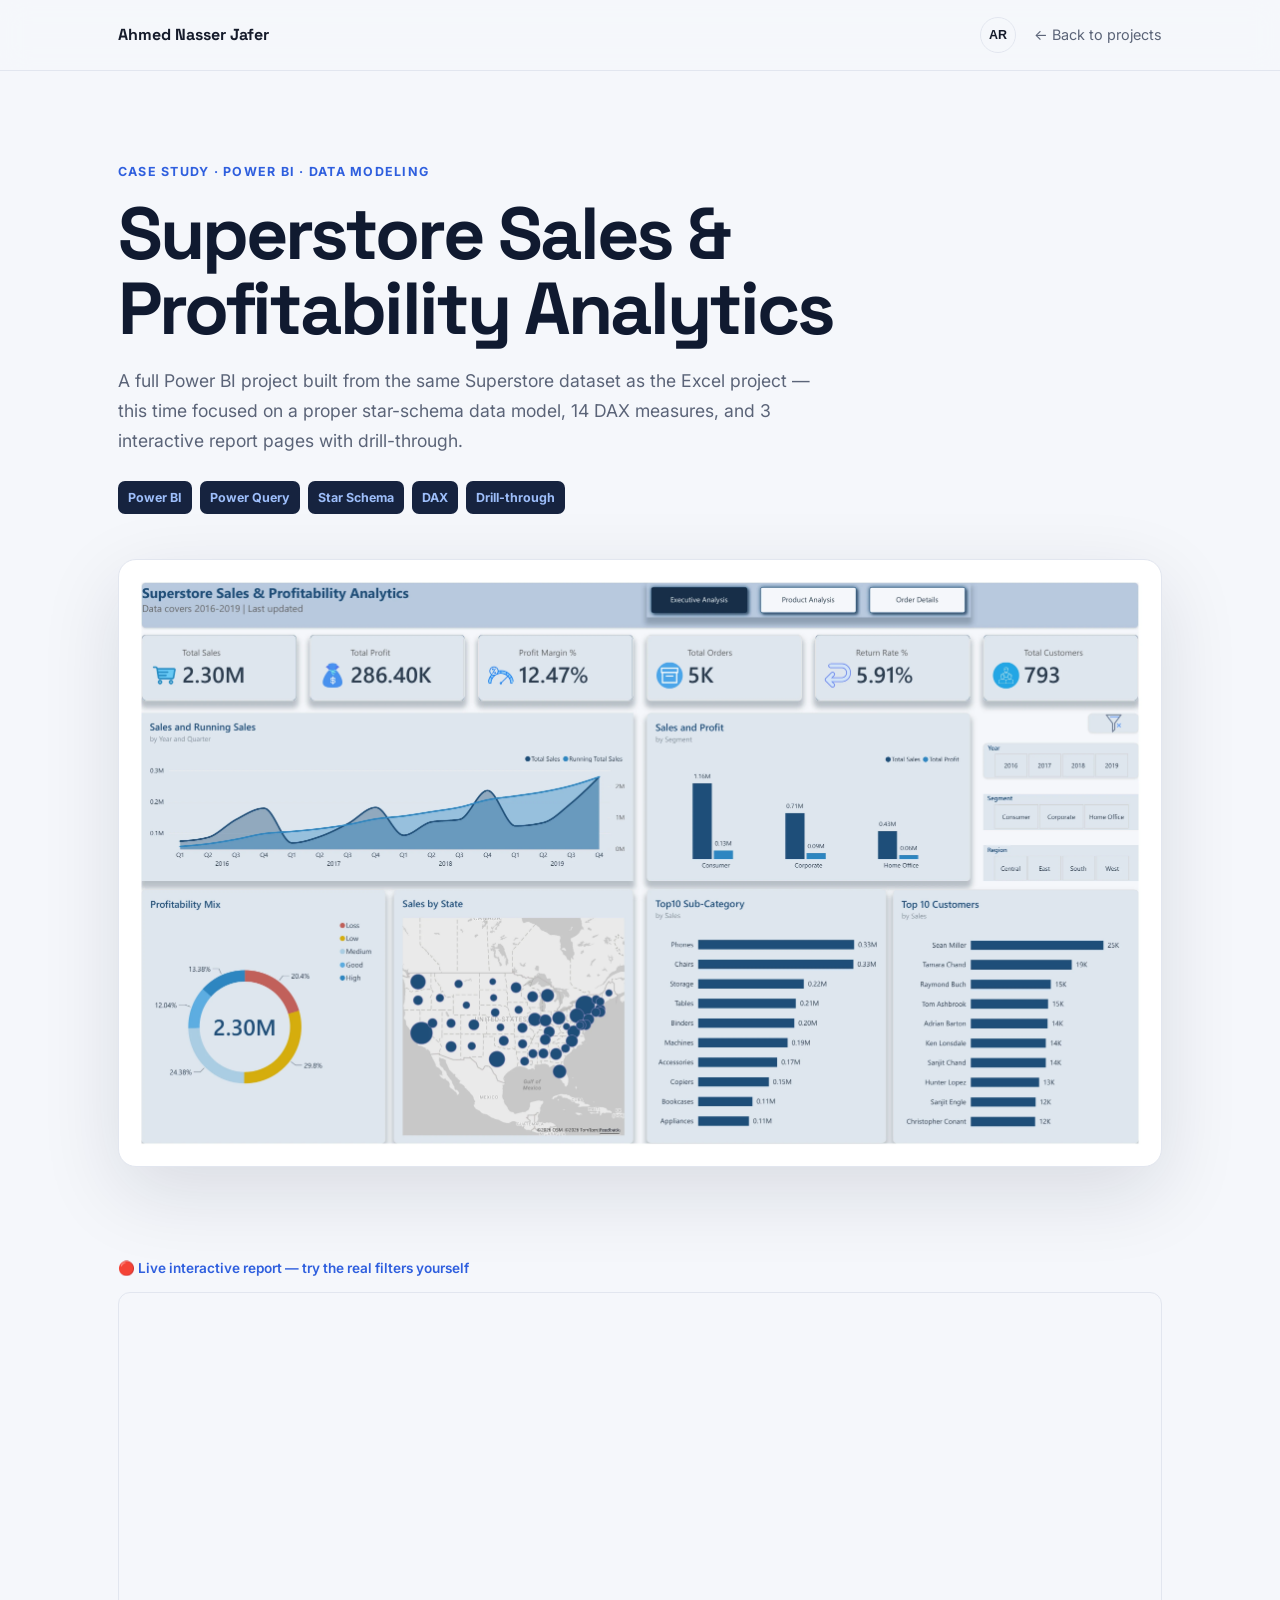
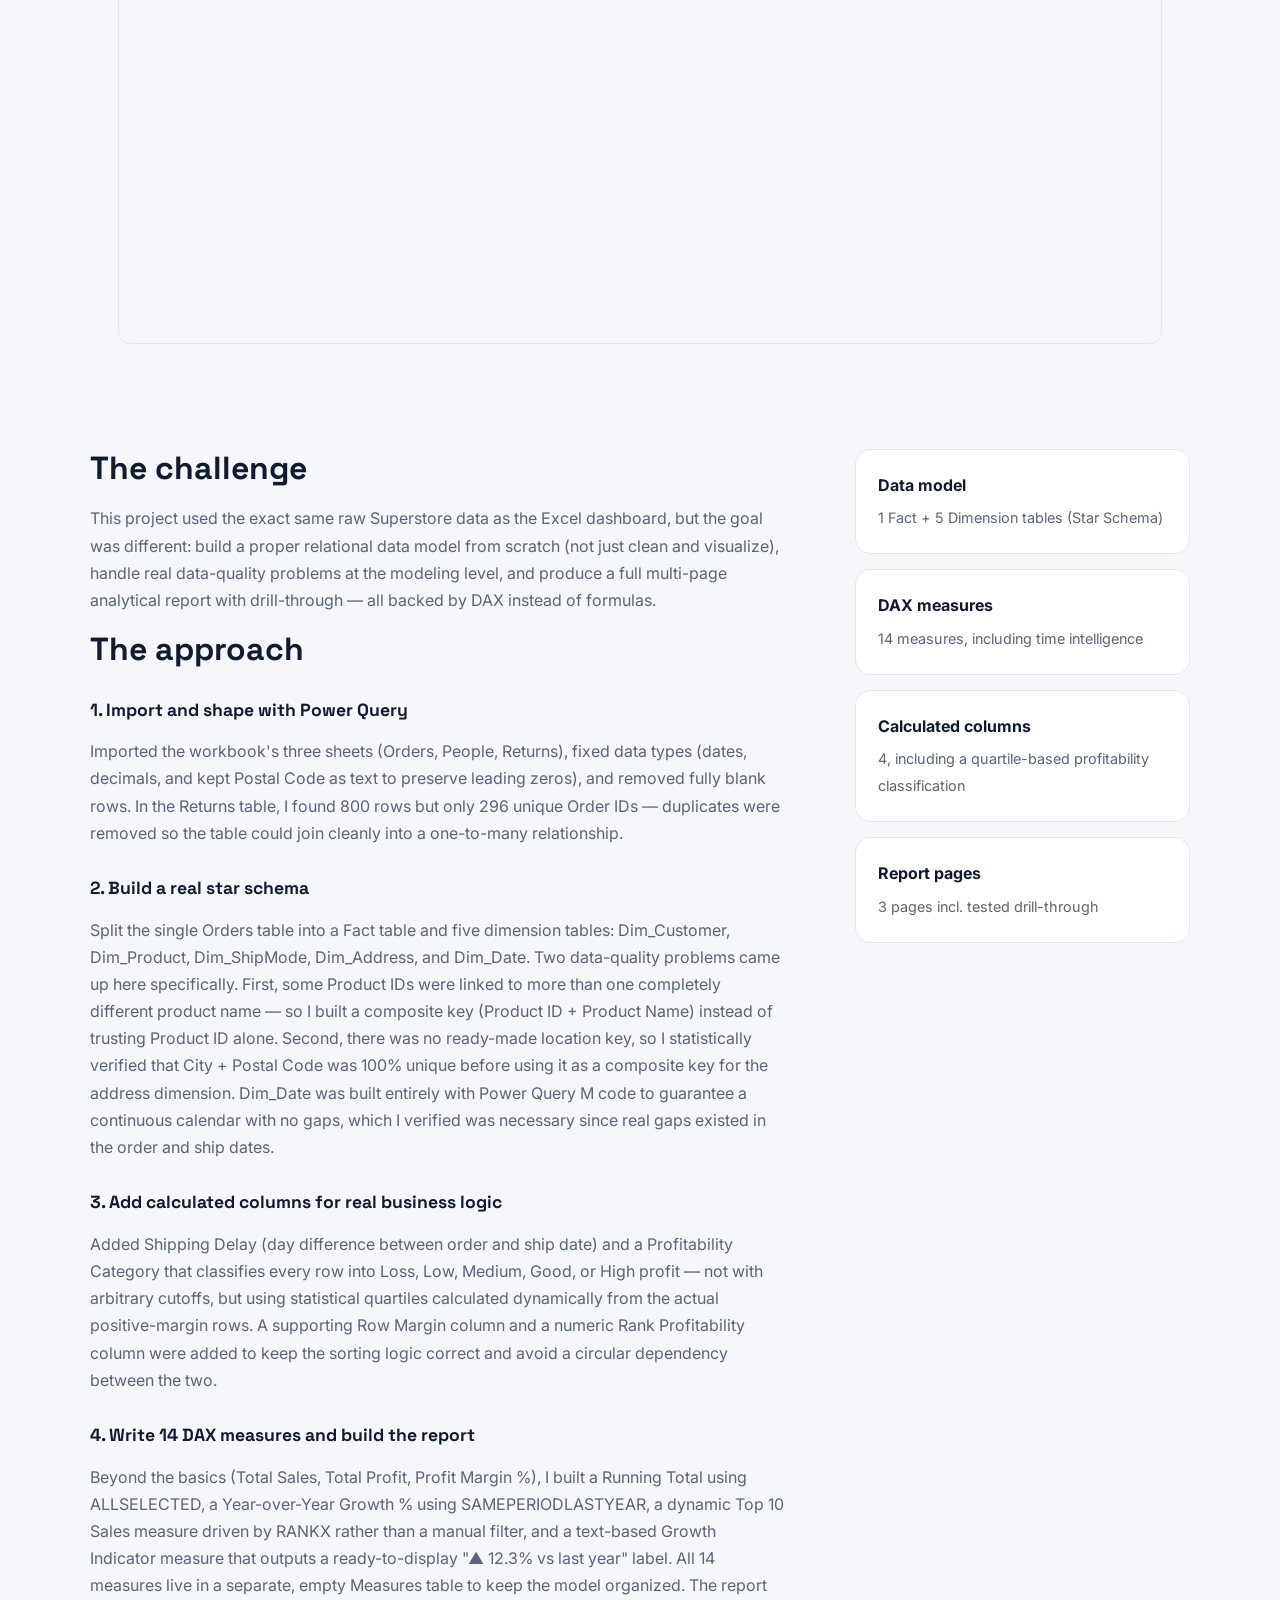
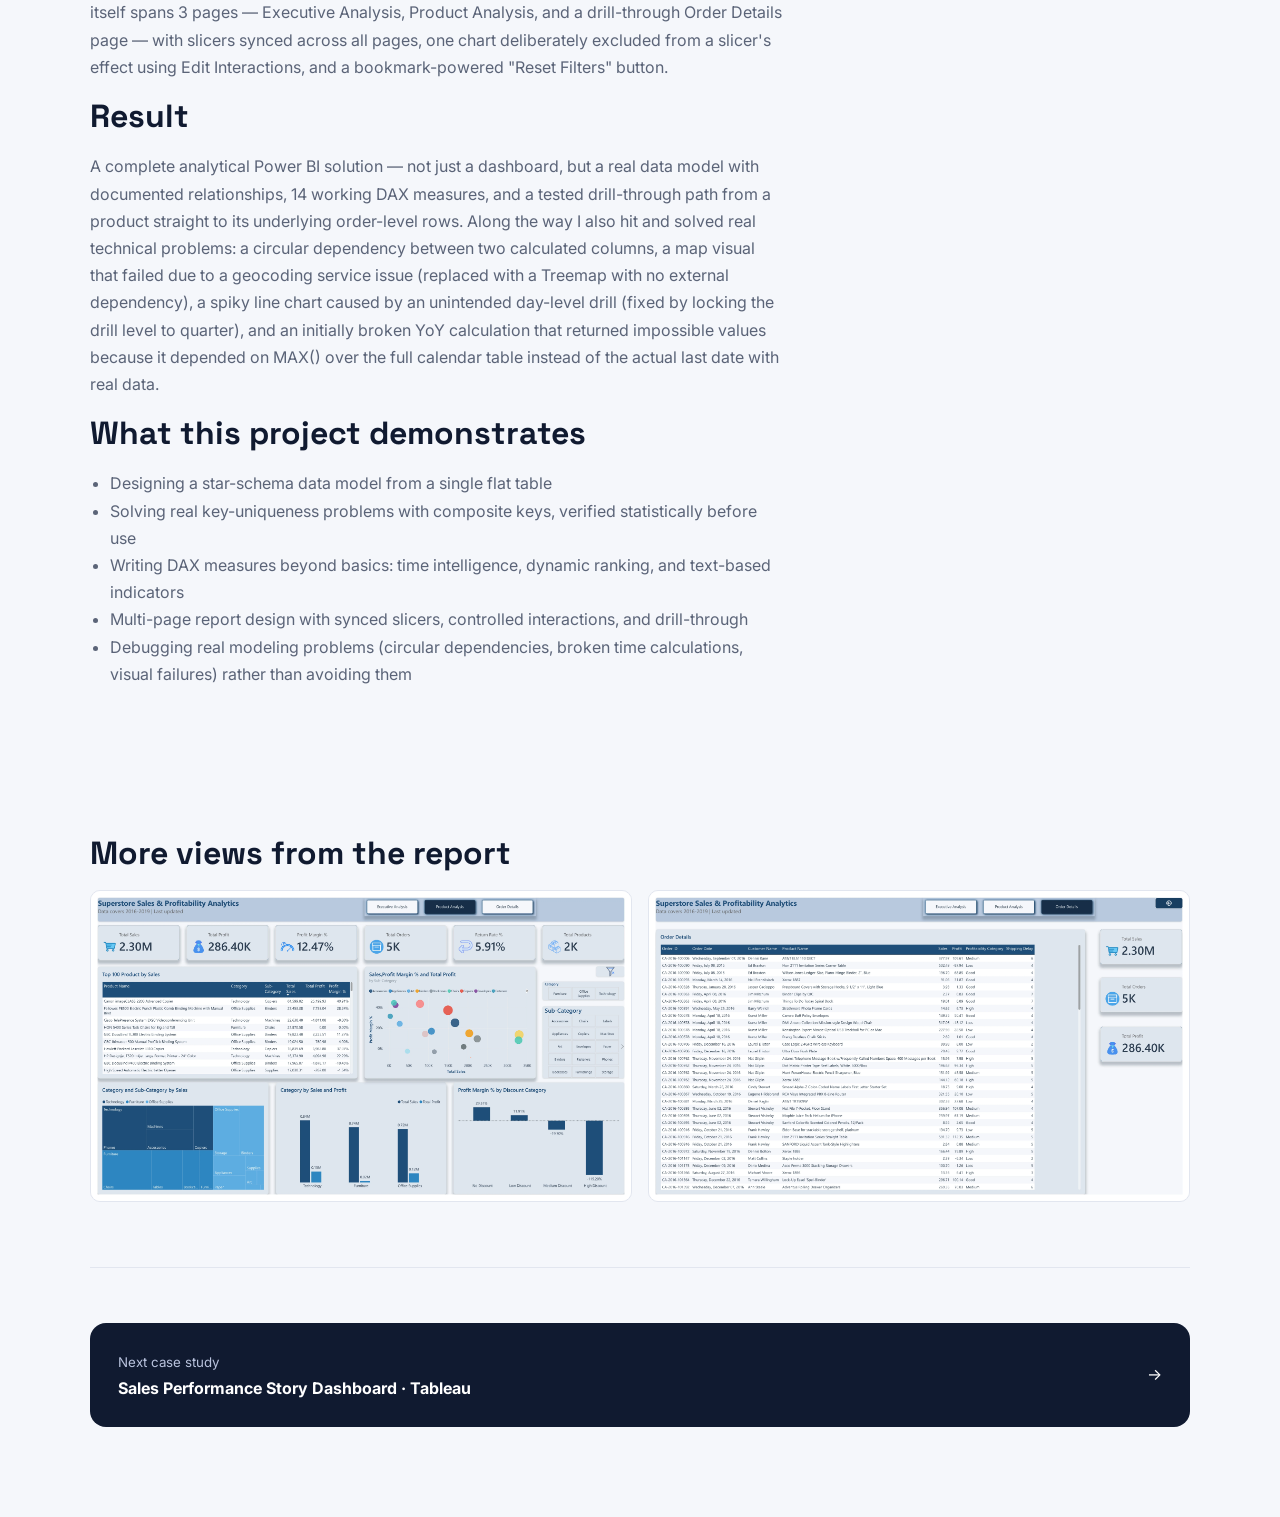
<file: projects/mini-project-2-power-bi.html>
<!doctype html><html lang="en"><head><meta charset="utf-8"><meta name="viewport" content="width=device-width,initial-scale=1"><title>Superstore Sales & Profitability Analytics — Power BI — Ahmed Nasser Jafer</title><meta name="description" content="Case study: a full Power BI data model with 8 tables, 14 DAX measures, 4 calculated columns, and 3 interactive report pages including drill-through."><link rel="preconnect" href="https://fonts.googleapis.com"><link rel="preconnect" href="https://fonts.gstatic.com" crossorigin><link href="https://fonts.googleapis.com/css2?family=Space+Grotesk:wght@500;600;700&family=Inter:wght@400;500;600&display=swap" rel="stylesheet"><link rel="stylesheet" href="project.css"><link rel="icon" href="../assets/favicon.svg"></head><body>
<header class="site-nav"><div class="wrap nav-inner"><a class="brand" href="../index.html">Ahmed Nasser Jafer</a><div style="display:flex;align-items:center;gap:18px;"><button id="lang-toggle" class="lang-btn" onclick="toggleLang()" aria-label="Toggle language"><span id="lang-label">AR</span></button><a class="back" href="../index.html#projects" data-i18n="back_link">← Back to projects</a></div></div></header>
<main>
<section class="hero"><div class="wrap">
<div class="eyebrow" data-i18n="eyebrow">Case Study · Power BI · Data Modeling</div>
<h1 data-i18n="h1">Superstore Sales & Profitability Analytics</h1>
<p data-i18n="intro">A full Power BI project built from the same Superstore dataset as the Excel project — this time focused on a proper star-schema data model, 14 DAX measures, and 3 interactive report pages with drill-through.</p>
<div class="meta"><span class="tag">Power BI</span><span class="tag">Power Query</span><span class="tag">Star Schema</span><span class="tag">DAX</span><span class="tag">Drill-through</span></div>
<div class="hero-image"><img loading="eager" src="../assets/images/project-3.webp" alt="Superstore Sales & Profitability Analytics — Executive Analysis page" onclick="openBox(this.src)"></div>
</div></section>

<section class="wrap">
<div class="live-report-box">
  <div class="live-report-label" data-i18n="live_label">🔴 Live interactive report — try the real filters yourself</div>
  <div class="live-report-frame">
    <iframe title="Ahmed Nasser Mini Project 2" src="https://app.powerbi.com/view?r=eyJrIjoiOGRkZDg3YzEtYjExMC00OGI4LTk3YmUtYTZmNDE5MDg4Y2ZhIiwidCI6IjIwODJkZTQ2LTFhZmEtNGI2NC1hNDQwLTY1NThmODBlOTg0MCIsImMiOjh9" frameborder="0" allowFullScreen="true" loading="lazy"></iframe>
  </div>
</div>
</section>

<section class="wrap grid">
<article class="content">

<h2 data-i18n="challenge_h2">The challenge</h2>
<p data-i18n="challenge_p">This project used the exact same raw Superstore data as the Excel dashboard, but the goal was different: build a proper relational data model from scratch (not just clean and visualize), handle real data-quality problems at the modeling level, and produce a full multi-page analytical report with drill-through — all backed by DAX instead of formulas.</p>

<h2 data-i18n="approach_h2">The approach</h2>

<h3 data-i18n="step1_h3">1. Import and shape with Power Query</h3>
<p data-i18n="step1_p">Imported the workbook's three sheets (Orders, People, Returns), fixed data types (dates, decimals, and kept Postal Code as text to preserve leading zeros), and removed fully blank rows. In the Returns table, I found 800 rows but only 296 unique Order IDs — duplicates were removed so the table could join cleanly into a one-to-many relationship.</p>

<h3 data-i18n="step2_h3">2. Build a real star schema</h3>
<p data-i18n="step2_p">Split the single Orders table into a Fact table and five dimension tables: Dim_Customer, Dim_Product, Dim_ShipMode, Dim_Address, and Dim_Date. Two data-quality problems came up here specifically. First, some Product IDs were linked to more than one completely different product name — so I built a composite key (Product ID + Product Name) instead of trusting Product ID alone. Second, there was no ready-made location key, so I statistically verified that City + Postal Code was 100% unique before using it as a composite key for the address dimension. Dim_Date was built entirely with Power Query M code to guarantee a continuous calendar with no gaps, which I verified was necessary since real gaps existed in the order and ship dates.</p>

<h3 data-i18n="step3_h3">3. Add calculated columns for real business logic</h3>
<p data-i18n="step3_p">Added Shipping Delay (day difference between order and ship date) and a Profitability Category that classifies every row into Loss, Low, Medium, Good, or High profit — not with arbitrary cutoffs, but using statistical quartiles calculated dynamically from the actual positive-margin rows. A supporting Row Margin column and a numeric Rank Profitability column were added to keep the sorting logic correct and avoid a circular dependency between the two.</p>

<h3 data-i18n="step4_h3">4. Write 14 DAX measures and build the report</h3>
<p data-i18n="step4_p">Beyond the basics (Total Sales, Total Profit, Profit Margin %), I built a Running Total using ALLSELECTED, a Year-over-Year Growth % using SAMEPERIODLASTYEAR, a dynamic Top 10 Sales measure driven by RANKX rather than a manual filter, and a text-based Growth Indicator measure that outputs a ready-to-display "▲ 12.3% vs last year" label. All 14 measures live in a separate, empty Measures table to keep the model organized. The report itself spans 3 pages — Executive Analysis, Product Analysis, and a drill-through Order Details page — with slicers synced across all pages, one chart deliberately excluded from a slicer's effect using Edit Interactions, and a bookmark-powered "Reset Filters" button.</p>

<h2 data-i18n="result_h2">Result</h2>
<p data-i18n="result_p">A complete analytical Power BI solution — not just a dashboard, but a real data model with documented relationships, 14 working DAX measures, and a tested drill-through path from a product straight to its underlying order-level rows. Along the way I also hit and solved real technical problems: a circular dependency between two calculated columns, a map visual that failed due to a geocoding service issue (replaced with a Treemap with no external dependency), a spiky line chart caused by an unintended day-level drill (fixed by locking the drill level to quarter), and an initially broken YoY calculation that returned impossible values because it depended on MAX() over the full calendar table instead of the actual last date with real data.</p>

<h2 data-i18n="demo_h2">What this project demonstrates</h2>
<ul>
<li data-i18n="demo_li1">Designing a star-schema data model from a single flat table</li>
<li data-i18n="demo_li2">Solving real key-uniqueness problems with composite keys, verified statistically before use</li>
<li data-i18n="demo_li3">Writing DAX measures beyond basics: time intelligence, dynamic ranking, and text-based indicators</li>
<li data-i18n="demo_li4">Multi-page report design with synced slicers, controlled interactions, and drill-through</li>
<li data-i18n="demo_li5">Debugging real modeling problems (circular dependencies, broken time calculations, visual failures) rather than avoiding them</li>
</ul>

</article>
<aside class="sidebar">
<div class="side-card"><b data-i18n="side1_b">Data model</b><span data-i18n="side1_span">1 Fact + 5 Dimension tables (Star Schema)</span></div>
<div class="side-card"><b data-i18n="side2_b">DAX measures</b><span data-i18n="side2_span">14 measures, including time intelligence</span></div>
<div class="side-card"><b data-i18n="side3_b">Calculated columns</b><span data-i18n="side3_span">4, including a quartile-based profitability classification</span></div>
<div class="side-card"><b data-i18n="side4_b">Report pages</b><span data-i18n="side4_span">3 pages incl. tested drill-through</span></div>
</aside>
</section>

<section class="wrap grid">
<article class="content" style="grid-column:1/-1;">
<h2 data-i18n="gallery_h2">More views from the report</h2>
<div style="display:grid;grid-template-columns:1fr 1fr;gap:16px;margin-top:16px;">
<img loading="lazy" src="../assets/images/project-3-product.webp" alt="Product Analysis page" style="width:100%;border-radius:10px;cursor:zoom-in;border:1px solid var(--line);" onclick="openBox(this.src)">
<img loading="lazy" src="../assets/images/project-3-orders.webp" alt="Order Details drill-through page" style="width:100%;border-radius:10px;cursor:zoom-in;border:1px solid var(--line);" onclick="openBox(this.src)">
</div>
</article>
</section>

<section class="wrap next"><a href="sales-story-dashboard-tableau.html"><span><small data-i18n="next_small">Next case study</small><br><b data-i18n="next_title">Sales Performance Story Dashboard · Tableau</b></span><span id="next-arrow">→</span></a></section>
</main>
<div class="lightbox" id="box" onclick="closeBox()"><span class="close">×</span><img id="boximg" alt="Dashboard enlarged" onclick="event.stopPropagation()"></div>
<script>
function openBox(s){boximg.src=s;box.classList.add('open')}
function closeBox(){box.classList.remove('open')}
document.addEventListener('keydown',e=>{if(e.key==='Escape')closeBox()});

const translations = {
  en: {
    back_link: "← Back to projects",
    live_label: "🔴 Live interactive report — try the real filters yourself",
    eyebrow: "Case Study · Power BI · Data Modeling",
    h1: "Superstore Sales & Profitability Analytics",
    intro: "A full Power BI project built from the same Superstore dataset as the Excel project — this time focused on a proper star-schema data model, 14 DAX measures, and 3 interactive report pages with drill-through.",
    challenge_h2: "The challenge",
    challenge_p: "This project used the exact same raw Superstore data as the Excel dashboard, but the goal was different: build a proper relational data model from scratch (not just clean and visualize), handle real data-quality problems at the modeling level, and produce a full multi-page analytical report with drill-through — all backed by DAX instead of formulas.",
    approach_h2: "The approach",
    step1_h3: "1. Import and shape with Power Query",
    step1_p: "Imported the workbook's three sheets (Orders, People, Returns), fixed data types (dates, decimals, and kept Postal Code as text to preserve leading zeros), and removed fully blank rows. In the Returns table, I found 800 rows but only 296 unique Order IDs — duplicates were removed so the table could join cleanly into a one-to-many relationship.",
    step2_h3: "2. Build a real star schema",
    step2_p: "Split the single Orders table into a Fact table and five dimension tables: Dim_Customer, Dim_Product, Dim_ShipMode, Dim_Address, and Dim_Date. Two data-quality problems came up here specifically. First, some Product IDs were linked to more than one completely different product name — so I built a composite key (Product ID + Product Name) instead of trusting Product ID alone. Second, there was no ready-made location key, so I statistically verified that City + Postal Code was 100% unique before using it as a composite key for the address dimension. Dim_Date was built entirely with Power Query M code to guarantee a continuous calendar with no gaps, which I verified was necessary since real gaps existed in the order and ship dates.",
    step3_h3: "3. Add calculated columns for real business logic",
    step3_p: "Added Shipping Delay (day difference between order and ship date) and a Profitability Category that classifies every row into Loss, Low, Medium, Good, or High profit — not with arbitrary cutoffs, but using statistical quartiles calculated dynamically from the actual positive-margin rows. A supporting Row Margin column and a numeric Rank Profitability column were added to keep the sorting logic correct and avoid a circular dependency between the two.",
    step4_h3: "4. Write 14 DAX measures and build the report",
    step4_p: "Beyond the basics (Total Sales, Total Profit, Profit Margin %), I built a Running Total using ALLSELECTED, a Year-over-Year Growth % using SAMEPERIODLASTYEAR, a dynamic Top 10 Sales measure driven by RANKX rather than a manual filter, and a text-based Growth Indicator measure that outputs a ready-to-display \"▲ 12.3% vs last year\" label. All 14 measures live in a separate, empty Measures table to keep the model organized. The report itself spans 3 pages — Executive Analysis, Product Analysis, and a drill-through Order Details page — with slicers synced across all pages, one chart deliberately excluded from a slicer's effect using Edit Interactions, and a bookmark-powered \"Reset Filters\" button.",
    result_h2: "Result",
    result_p: "A complete analytical Power BI solution — not just a dashboard, but a real data model with documented relationships, 14 working DAX measures, and a tested drill-through path from a product straight to its underlying order-level rows. Along the way I also hit and solved real technical problems: a circular dependency between two calculated columns, a map visual that failed due to a geocoding service issue (replaced with a Treemap with no external dependency), a spiky line chart caused by an unintended day-level drill (fixed by locking the drill level to quarter), and an initially broken YoY calculation that returned impossible values because it depended on MAX() over the full calendar table instead of the actual last date with real data.",
    demo_h2: "What this project demonstrates",
    demo_li1: "Designing a star-schema data model from a single flat table",
    demo_li2: "Solving real key-uniqueness problems with composite keys, verified statistically before use",
    demo_li3: "Writing DAX measures beyond basics: time intelligence, dynamic ranking, and text-based indicators",
    demo_li4: "Multi-page report design with synced slicers, controlled interactions, and drill-through",
    demo_li5: "Debugging real modeling problems (circular dependencies, broken time calculations, visual failures) rather than avoiding them",
    side1_b: "Data model", side1_span: "1 Fact + 5 Dimension tables (Star Schema)",
    side2_b: "DAX measures", side2_span: "14 measures, including time intelligence",
    side3_b: "Calculated columns", side3_span: "4, including a quartile-based profitability classification",
    side4_b: "Report pages", side4_span: "3 pages incl. tested drill-through",
    gallery_h2: "More views from the report",
    next_small: "Next case study", next_title: "Sales Performance Story Dashboard · Tableau",
    next_arrow: "→"
  },
  ar: {
    back_link: "→ رجوع للمشاريع",
    live_label: "🔴 تقرير تفاعلي حقيقي — جرّب الفلاتر بنفسك",
    eyebrow: "دراسة حالة · Power BI · نمذجة بيانات",
    h1: "تحليل مبيعات وربحية Superstore",
    intro: "مشروع Power BI كامل مبني على نفس داتا Superstore اللي استخدمتها في مشروع Excel — بس المرة دي التركيز كان على بناء نموذج بيانات Star Schema صحيح، و14 مقياس DAX، و3 صفحات تقرير تفاعلية فيها Drill-through.",
    challenge_h2: "التحدي",
    challenge_p: "المشروع ده استخدم نفس بيانات Superstore الخام بتاعت مشروع Excel، لكن الهدف كان مختلف: بناء نموذج بيانات علائقي صحيح من الصفر (مش بس تنظيف وعرض)، والتعامل مع مشاكل جودة بيانات حقيقية على مستوى النموذج نفسه، وإخراج تقرير تحليلي كامل متعدد الصفحات فيه Drill-through — كل ده مبني على DAX بدل المعادلات العادية.",
    approach_h2: "طريقة العمل",
    step1_h3: "1. الاستيراد والتجهيز بـ Power Query",
    step1_p: "استوردت 3 شيتات من الملف (Orders, People, Returns)، ظبطت أنواع البيانات (تواريخ، أرقام عشرية، وسيبت الكود البريدي نص عشان الأصفار في البداية متضيعش)، وشلت الصفوف الفاضية بالكامل. في جدول Returns، لقيت 800 صف لكن 296 قيمة Order ID فريدة بس — شلت التكرار عشان الجدول يقدر يترابط صح بعلاقة one-to-many.",
    step2_h3: "2. بناء Star Schema حقيقي",
    step2_p: "قسّمت جدول الأوردرات الواحد لجدول Fact وخمس جداول Dimension: Dim_Customer, Dim_Product, Dim_ShipMode, Dim_Address, Dim_Date. واجهت هنا مشكلتين جودة بيانات حقيقيتين. الأولى: بعض قيم Product ID كانت مرتبطة بأكتر من اسم منتج مختلف تمامًا — فبنيت مفتاح مركّب (Product ID + Product Name) بدل ما أعتمد على Product ID لوحده. التانية: مفيش مفتاح جاهز للموقع الجغرافي، فتأكدت إحصائيًا إن City + Postal Code فريدة 100% قبل ما أستخدمها كمفتاح مركّب لجدول العناوين. Dim_Date بنيته بالكامل بكود M في Power Query عشان أضمن تقويم متصل بدون أي فجوة، وتأكدت إن ده كان ضروري لأن فيه فجوات حقيقية في تواريخ الأوردر والشحن.",
    step3_h3: "3. إضافة أعمدة محسوبة لمنطق عمل حقيقي",
    step3_p: "أضفت Shipping Delay (الفرق بالأيام بين تاريخ الأوردر والشحن) وProfitability Category اللي بتصنف كل صف لـ Loss أو Low أو Medium أو Good أو High Profit — مش بحدود عشوائية، لكن باستخدام أرباع إحصائية (Quartiles) محسوبة ديناميكيًا من الصفوف اللي هامشها موجب فعليًا. أضفت عمود مساعد Row Margin وعمود رقمي Rank Profitability عشان الترتيب يفضل صح ومتفاداش مشكلة اعتماد دائري بين الاتنين.",
    step4_h3: "4. كتابة 14 مقياس DAX وبناء التقرير",
    step4_p: "غير الأساسيات (Total Sales, Total Profit, Profit Margin %)، بنيت Running Total باستخدام ALLSELECTED، ونسبة نمو سنوي (YoY) باستخدام SAMEPERIODLASTYEAR، ومقياس Top 10 Sales ديناميكي مبني على RANKX بدل فلتر يدوي، ومقياس نصي Growth Indicator بيطلع نص جاهز للعرض زي \"▲ 12.3% vs last year\". كل الـ14 مقياس موجودين في جدول منفصل فاضي عشان النموذج يفضل منظم. التقرير نفسه فيه 3 صفحات — Executive Analysis وProduct Analysis وصفحة Order Details فيها Drill-through — مع سلايسرز متزامنة عبر كل الصفحات، وشارت واحد مستثنى عمدًا من تأثير سلايسر معين باستخدام Edit Interactions، وزرار \"Reset Filters\" مبني على Bookmark.",
    result_h2: "النتيجة",
    result_p: "حل تحليلي كامل في Power BI — مش بس داشبورد، لكن نموذج بيانات حقيقي بعلاقات موثقة، و14 مقياس DAX شغال، ومسار Drill-through مختبر فعليًا من منتج معين لحد صفوفه التفصيلية على مستوى الأوردر. في الطريق كمان واجهت وحليت مشاكل تقنية حقيقية: اعتماد دائري بين عمودين محسوبين، فشل Visual الخريطة بسبب مشكلة في خدمة الـ Geocoding (استبدلته بـ Treemap مش محتاج أي اتصال خارجي)، خط بياني متسنن بسبب Drill غير مقصود لمستوى اليوم (اتصلح بتثبيت مستوى الـ Drill على الربع السنوي)، ومشكلة حساب YoY كانت بترجع قيم غير منطقية لأنها كانت معتمدة على MAX() على جدول التقويم الكامل بدل آخر تاريخ فيه بيانات فعلية.",
    demo_h2: "المشروع ده بيوضح إيه",
    demo_li1: "تصميم نموذج بيانات Star Schema من جدول واحد مسطح",
    demo_li2: "حل مشاكل تفرد المفاتيح الحقيقية بمفاتيح مركّبة، بعد التأكد إحصائيًا قبل الاستخدام",
    demo_li3: "كتابة مقاييس DAX أبعد من الأساسيات: Time Intelligence، ترتيب ديناميكي، ومؤشرات نصية",
    demo_li4: "تصميم تقرير متعدد الصفحات بسلايسرز متزامنة وتفاعلات متحكم فيها وDrill-through",
    demo_li5: "حل مشاكل نمذجة حقيقية (اعتماد دائري، حسابات زمنية بايظة، فشل Visuals) بدل تجنبها",
    side1_b: "نموذج البيانات", side1_span: "جدول Fact واحد + 5 جداول Dimension (Star Schema)",
    side2_b: "مقاييس DAX", side2_span: "14 مقياس، فيهم Time Intelligence",
    side3_b: "الأعمدة المحسوبة", side3_span: "4 أعمدة، منهم تصنيف ربحية مبني على أرباع إحصائية",
    side4_b: "صفحات التقرير", side4_span: "3 صفحات فيهم Drill-through مختبر",
    gallery_h2: "صور إضافية من التقرير",
    next_small: "دراسة الحالة التالية", next_title: "داشبورد قصة أداء المبيعات · Tableau",
    next_arrow: "←"
  }
};

function applyLanguage(lang){
  document.querySelectorAll('[data-i18n]').forEach(el=>{
    const key = el.getAttribute('data-i18n');
    if(translations[lang] && translations[lang][key] !== undefined){
      el.textContent = translations[lang][key];
    }
  });
  const arrow = document.getElementById('next-arrow');
  if(arrow) arrow.textContent = translations[lang].next_arrow;
  document.documentElement.setAttribute('lang', lang);
  document.documentElement.setAttribute('dir', lang === 'ar' ? 'rtl' : 'ltr');
  const label = document.getElementById('lang-label');
  if(label) label.textContent = lang === 'ar' ? 'EN' : 'AR';
  localStorage.setItem('portfolio-lang', lang);
}
function toggleLang(){
  const current = document.documentElement.getAttribute('lang') === 'ar' ? 'ar' : 'en';
  applyLanguage(current === 'ar' ? 'en' : 'ar');
}
(function(){
  const saved = localStorage.getItem('portfolio-lang');
  if(saved === 'ar') applyLanguage('ar');
})();
</script>
</body></html>
</file>
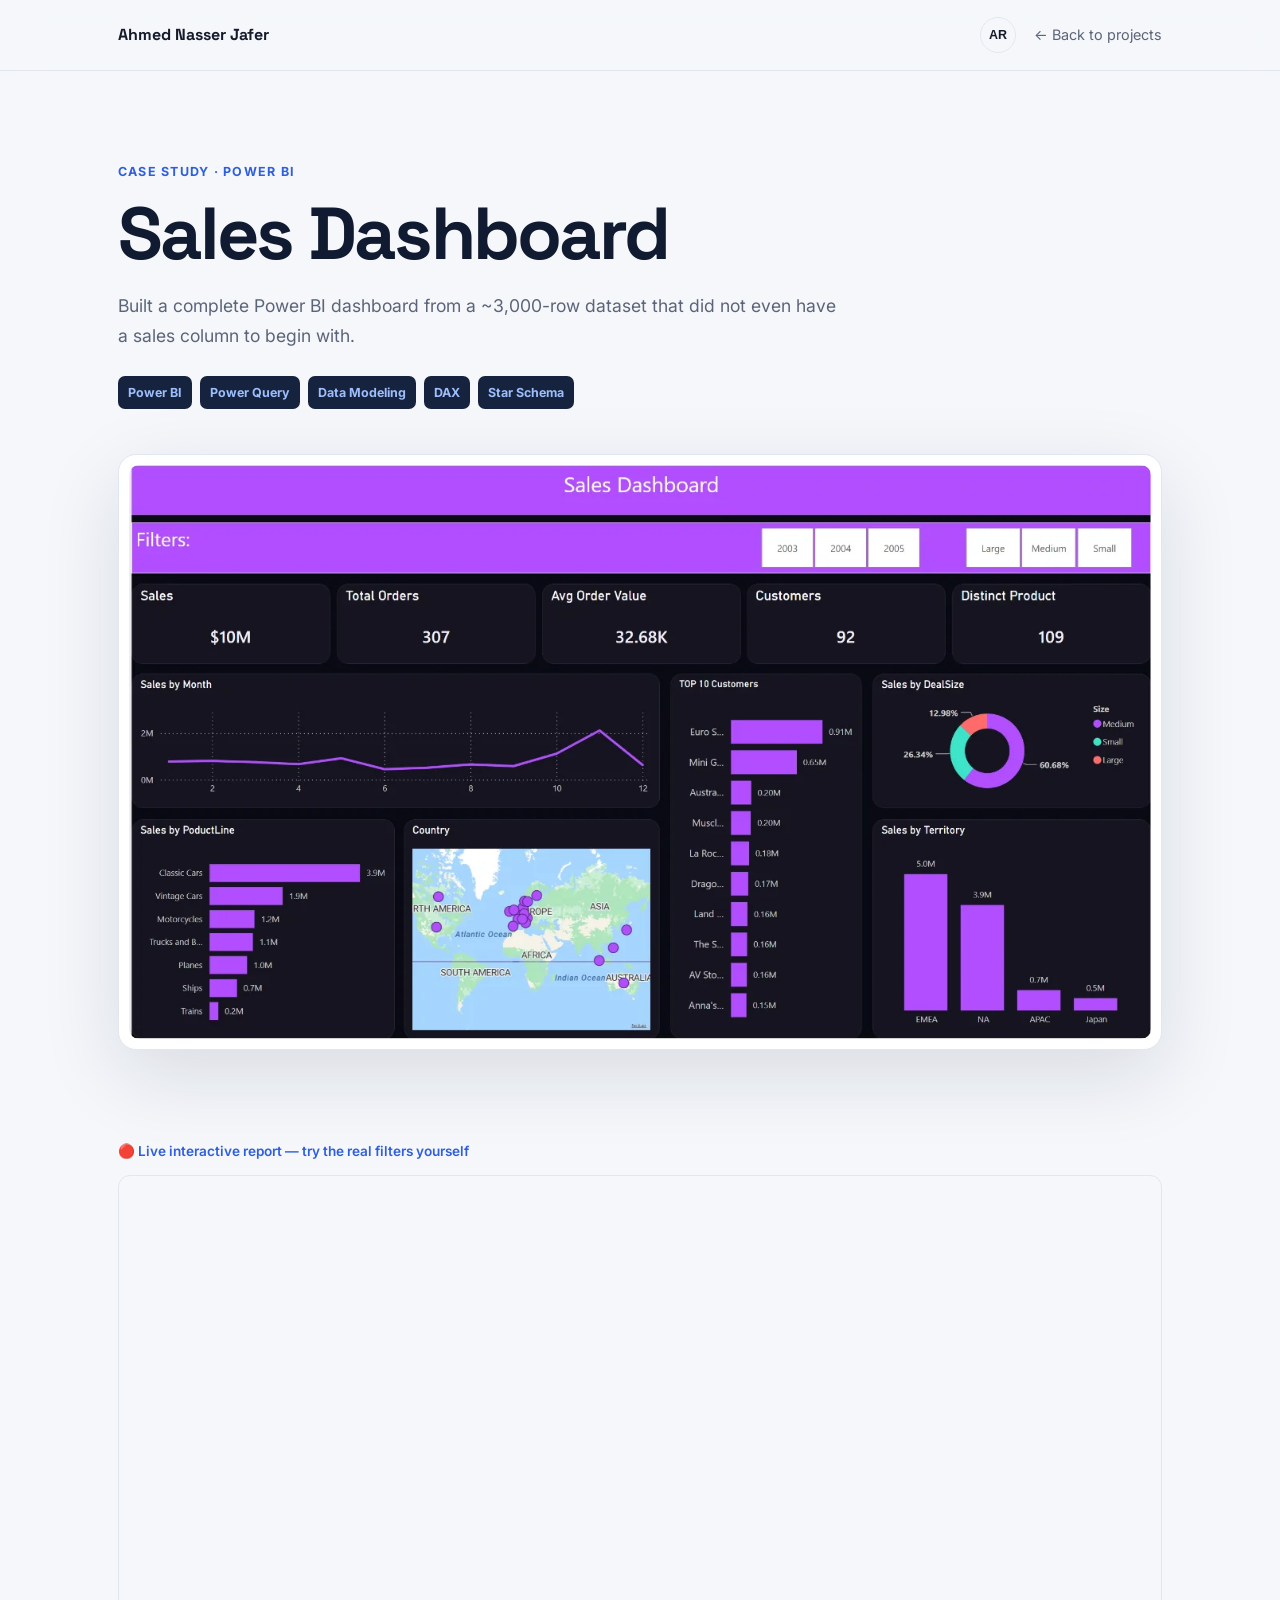
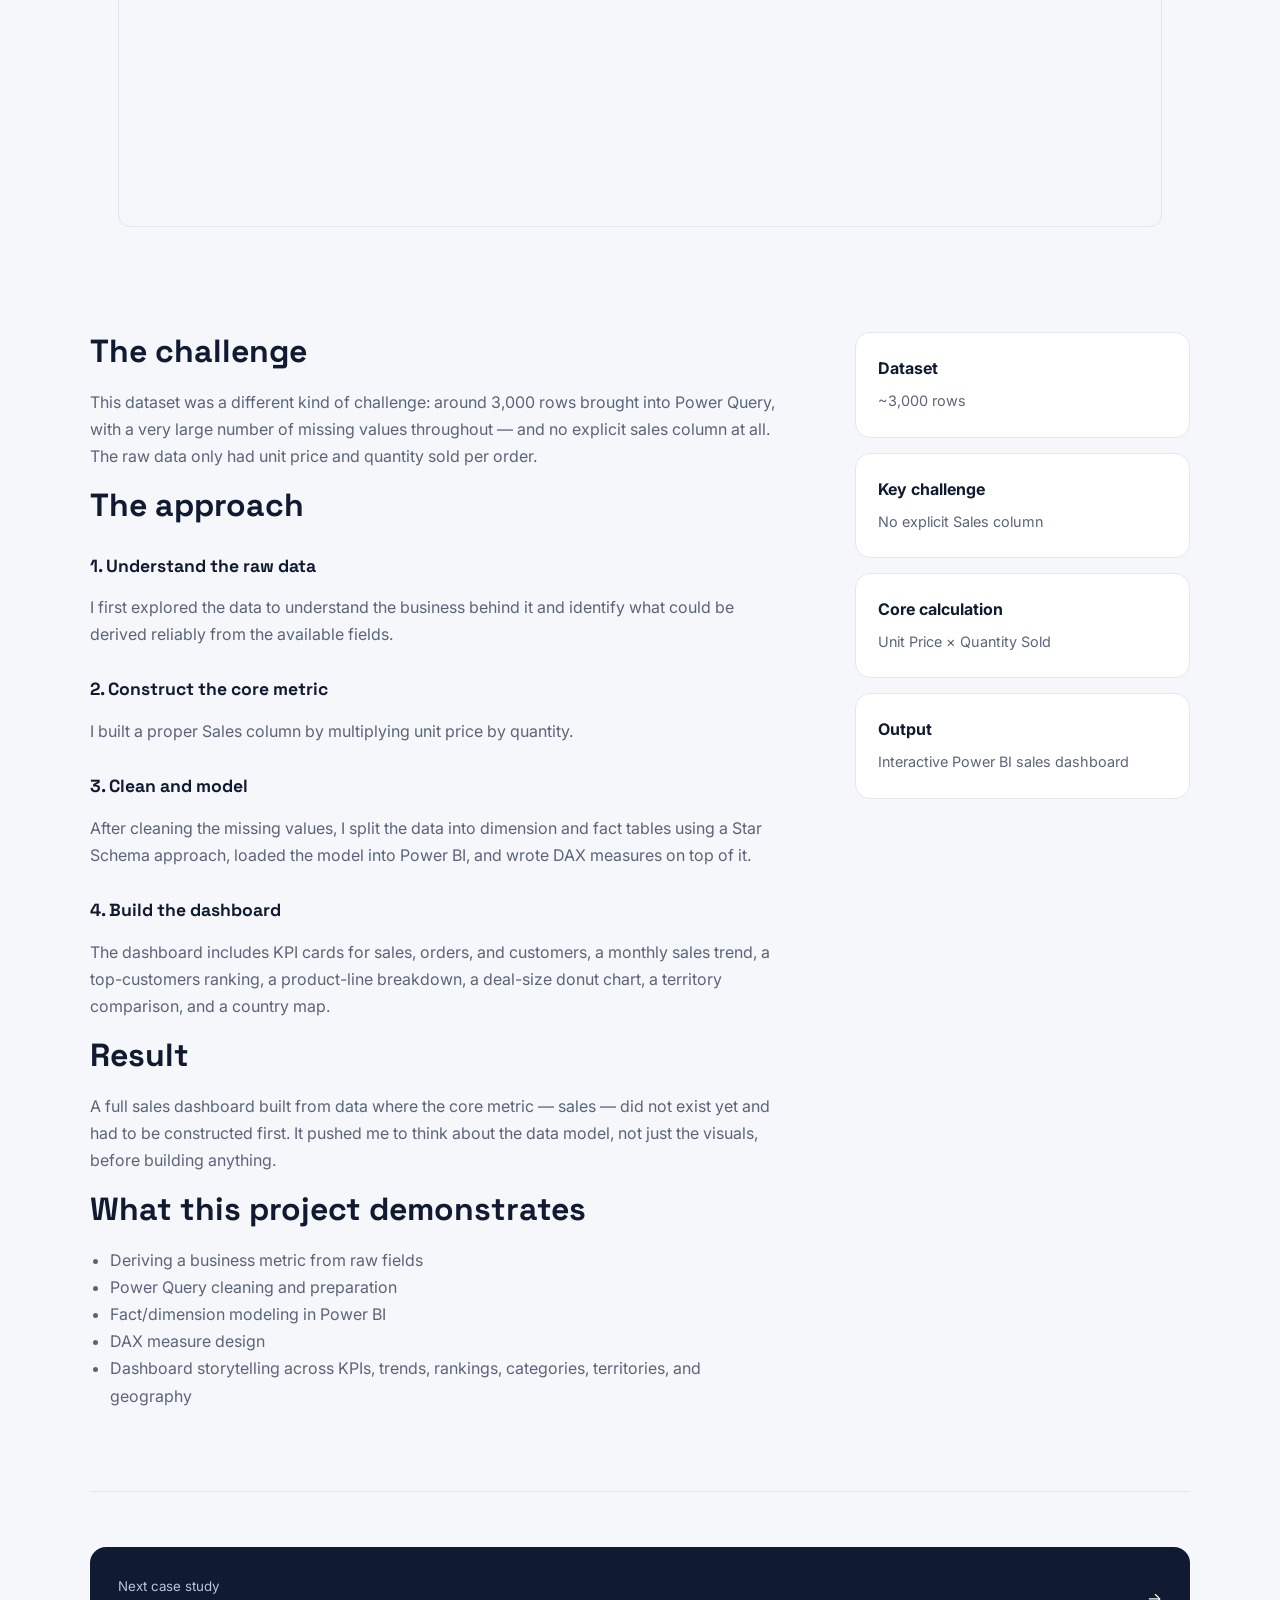
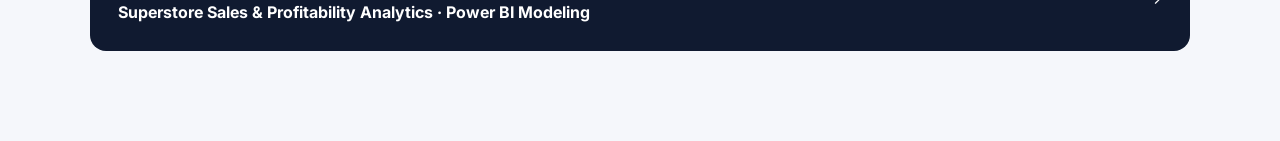
<file: projects/sales-dashboard-power-bi.html>
<!doctype html><html lang="en"><head><meta charset="utf-8"><meta name="viewport" content="width=device-width,initial-scale=1"><title>Sales Dashboard — Power BI — Ahmed Nasser Jafer</title><meta name="description" content="Case study: Sales Dashboard built in Power BI from a ~3,000-row dataset with missing values and no explicit sales column."><link rel="preconnect" href="https://fonts.googleapis.com"><link rel="preconnect" href="https://fonts.gstatic.com" crossorigin><link href="https://fonts.googleapis.com/css2?family=Space+Grotesk:wght@500;600;700&family=Inter:wght@400;500;600&display=swap" rel="stylesheet"><link rel="stylesheet" href="project.css"><link rel="icon" href="../assets/favicon.svg"></head><body>
<header class="site-nav"><div class="wrap nav-inner"><a class="brand" href="../index.html">Ahmed Nasser Jafer</a><div style="display:flex;align-items:center;gap:18px;"><button id="lang-toggle" class="lang-btn" onclick="toggleLang()" aria-label="Toggle language"><span id="lang-label">AR</span></button><a class="back" href="../index.html#projects" data-i18n="back_link">← Back to projects</a></div></div></header>
<main>
<section class="hero"><div class="wrap">
<div class="eyebrow" data-i18n="eyebrow">Case Study · Power BI</div>
<h1 data-i18n="h1">Sales Dashboard</h1>
<p data-i18n="intro">Built a complete Power BI dashboard from a ~3,000-row dataset that did not even have a sales column to begin with.</p>
<div class="meta"><span class="tag">Power BI</span><span class="tag">Power Query</span><span class="tag">Data Modeling</span><span class="tag">DAX</span><span class="tag">Star Schema</span></div>
<div class="hero-image"><img loading="eager" src="../assets/images/project-2.webp" alt="Sales dashboard built in Power BI" onclick="openBox(this.src)"></div>
</div></section>
<section class="wrap">
<div class="live-report-box">
  <div class="live-report-label" data-i18n="live_label">🔴 Live interactive report — try the real filters yourself</div>
  <div class="live-report-frame">
    <iframe title="Ahmed Nasser Sales" src="https://app.powerbi.com/view?r=eyJrIjoiZGEzNzJjZTYtZDI1Mi00ZTM3LWIyNDktZmIyNDc1YzIwODEyIiwidCI6IjIwODJkZTQ2LTFhZmEtNGI2NC1hNDQwLTY1NThmODBlOTg0MCIsImMiOjh9" frameborder="0" allowFullScreen="true" loading="lazy"></iframe>
  </div>
</div>
</section>
<section class="wrap grid">
<article class="content">
<h2 data-i18n="challenge_h2">The challenge</h2>
<p data-i18n="challenge_p">This dataset was a different kind of challenge: around 3,000 rows brought into Power Query, with a very large number of missing values throughout — and no explicit sales column at all. The raw data only had unit price and quantity sold per order.</p>
<h2 data-i18n="approach_h2">The approach</h2>
<h3 data-i18n="step1_h3">1. Understand the raw data</h3>
<p data-i18n="step1_p">I first explored the data to understand the business behind it and identify what could be derived reliably from the available fields.</p>
<h3 data-i18n="step2_h3">2. Construct the core metric</h3>
<p data-i18n="step2_p">I built a proper Sales column by multiplying unit price by quantity.</p>
<h3 data-i18n="step3_h3">3. Clean and model</h3>
<p data-i18n="step3_p">After cleaning the missing values, I split the data into dimension and fact tables using a Star Schema approach, loaded the model into Power BI, and wrote DAX measures on top of it.</p>
<h3 data-i18n="step4_h3">4. Build the dashboard</h3>
<p data-i18n="step4_p">The dashboard includes KPI cards for sales, orders, and customers, a monthly sales trend, a top-customers ranking, a product-line breakdown, a deal-size donut chart, a territory comparison, and a country map.</p>
<h2 data-i18n="result_h2">Result</h2>
<p data-i18n="result_p">A full sales dashboard built from data where the core metric — sales — did not exist yet and had to be constructed first. It pushed me to think about the data model, not just the visuals, before building anything.</p>
<h2 data-i18n="demo_h2">What this project demonstrates</h2>
<ul>
<li data-i18n="demo_li1">Deriving a business metric from raw fields</li>
<li data-i18n="demo_li2">Power Query cleaning and preparation</li>
<li data-i18n="demo_li3">Fact/dimension modeling in Power BI</li>
<li data-i18n="demo_li4">DAX measure design</li>
<li data-i18n="demo_li5">Dashboard storytelling across KPIs, trends, rankings, categories, territories, and geography</li>
</ul>
</article>
<aside class="sidebar">
<div class="side-card"><b data-i18n="side1_b">Dataset</b><span data-i18n="side1_span">~3,000 rows</span></div>
<div class="side-card"><b data-i18n="side2_b">Key challenge</b><span data-i18n="side2_span">No explicit Sales column</span></div>
<div class="side-card"><b data-i18n="side3_b">Core calculation</b><span data-i18n="side3_span">Unit Price × Quantity Sold</span></div>
<div class="side-card"><b data-i18n="side4_b">Output</b><span data-i18n="side4_span">Interactive Power BI sales dashboard</span></div>
</aside>
</section>
<section class="wrap next"><a href="mini-project-2-power-bi.html"><span><small data-i18n="next_small">Next case study</small><br><b data-i18n="next_title">Superstore Sales & Profitability Analytics · Power BI Modeling</b></span><span id="next-arrow">→</span></a></section>
</main>
<div class="lightbox" id="box" onclick="closeBox()"><span class="close">×</span><img id="boximg" alt="Dashboard enlarged" onclick="event.stopPropagation()"></div>
<script>
function openBox(s){boximg.src=s;box.classList.add('open')}
function closeBox(){box.classList.remove('open')}
document.addEventListener('keydown',e=>{if(e.key==='Escape')closeBox()});

const translations = {
  en: {
    back_link: "← Back to projects",
    live_label: "🔴 Live interactive report — try the real filters yourself",
    eyebrow: "Case Study · Power BI",
    h1: "Sales Dashboard",
    intro: "Built a complete Power BI dashboard from a ~3,000-row dataset that did not even have a sales column to begin with.",
    challenge_h2: "The challenge",
    challenge_p: "This dataset was a different kind of challenge: around 3,000 rows brought into Power Query, with a very large number of missing values throughout — and no explicit sales column at all. The raw data only had unit price and quantity sold per order.",
    approach_h2: "The approach",
    step1_h3: "1. Understand the raw data",
    step1_p: "I first explored the data to understand the business behind it and identify what could be derived reliably from the available fields.",
    step2_h3: "2. Construct the core metric",
    step2_p: "I built a proper Sales column by multiplying unit price by quantity.",
    step3_h3: "3. Clean and model",
    step3_p: "After cleaning the missing values, I split the data into dimension and fact tables using a Star Schema approach, loaded the model into Power BI, and wrote DAX measures on top of it.",
    step4_h3: "4. Build the dashboard",
    step4_p: "The dashboard includes KPI cards for sales, orders, and customers, a monthly sales trend, a top-customers ranking, a product-line breakdown, a deal-size donut chart, a territory comparison, and a country map.",
    result_h2: "Result",
    result_p: "A full sales dashboard built from data where the core metric — sales — did not exist yet and had to be constructed first. It pushed me to think about the data model, not just the visuals, before building anything.",
    demo_h2: "What this project demonstrates",
    demo_li1: "Deriving a business metric from raw fields",
    demo_li2: "Power Query cleaning and preparation",
    demo_li3: "Fact/dimension modeling in Power BI",
    demo_li4: "DAX measure design",
    demo_li5: "Dashboard storytelling across KPIs, trends, rankings, categories, territories, and geography",
    side1_b: "Dataset", side1_span: "~3,000 rows",
    side2_b: "Key challenge", side2_span: "No explicit Sales column",
    side3_b: "Core calculation", side3_span: "Unit Price × Quantity Sold",
    side4_b: "Output", side4_span: "Interactive Power BI sales dashboard",
    next_small: "Next case study", next_title: "Superstore Sales & Profitability Analytics · Power BI Modeling",
    next_arrow: "→"
  },
  ar: {
    back_link: "→ رجوع للمشاريع",
    live_label: "🔴 تقرير تفاعلي حقيقي — جرّب الفلاتر بنفسك",
    eyebrow: "دراسة حالة · Power BI",
    h1: "لوحة بيانات المبيعات",
    intro: "بنيت لوحة بيانات كاملة في Power BI من داتا حوالي 3,000 صف مكنش فيها أصلاً عمود مبيعات من الأساس.",
    challenge_h2: "التحدي",
    challenge_p: "الداتا دي كانت تحدي من نوع مختلف: حوالي 3,000 صف اتفتحوا في Power Query، وفيهم عدد كبير جدًا من القيم الناقصة — ومفيش عمود مبيعات صريح خالص. الداتا الخام كان فيها بس سعر الوحدة وعدد القطع المباعة لكل أوردر.",
    approach_h2: "طريقة العمل",
    step1_h3: "1. فهم البيانات الخام",
    step1_p: "استكشفت الداتا الأول عشان أفهم طبيعة العمل وراها وأحدد إيه اللي ممكن أستنتجه بشكل موثوق من الحقول المتاحة.",
    step2_h3: "2. بناء المقياس الأساسي",
    step2_p: "بنيت عمود مبيعات صحيح عن طريق ضرب سعر الوحدة في الكمية.",
    step3_h3: "3. التنظيف والنمذجة",
    step3_p: "بعد تنظيف القيم الناقصة، قسّمت الداتا لجداول dimension و fact باستخدام أسلوب Star Schema، حمّلت النموذج في Power BI، وكتبت مقاييس DAX عليه.",
    step4_h3: "4. بناء الداشبورد",
    step4_p: "الداشبورد فيه KPI cards للمبيعات والأوردرات والعملاء، اتجاه شهري للمبيعات، ترتيب أفضل العملاء، تحليل خطوط المنتجات، دائرة أحجام الصفقات، مقارنة مناطق، وخريطة دول.",
    result_h2: "النتيجة",
    result_p: "لوحة بيانات مبيعات كاملة اتبنت من داتا المقياس الأساسي فيها — المبيعات — مكنش موجود أصلاً ولازم يتبني الأول. الموضوع خلاني أفكر في نموذج البيانات، مش بس الشكل المرئي، قبل ما أبني أي حاجة.",
    demo_h2: "المشروع ده بيوضح إيه",
    demo_li1: "استنتاج مقياس عمل من حقول خام",
    demo_li2: "تنظيف وتجهيز البيانات بـ Power Query",
    demo_li3: "نمذجة Fact/dimension في Power BI",
    demo_li4: "تصميم مقاييس DAX",
    demo_li5: "سرد قصة البيانات عبر KPIs واتجاهات وترتيبات وفئات ومناطق وجغرافيا",
    side1_b: "الداتا", side1_span: "حوالي 3,000 صف",
    side2_b: "التحدي الأساسي", side2_span: "مفيش عمود مبيعات صريح",
    side3_b: "الحساب الأساسي", side3_span: "سعر الوحدة × الكمية المباعة",
    side4_b: "المخرج", side4_span: "لوحة بيانات مبيعات تفاعلية في Power BI",
    next_small: "دراسة الحالة التالية", next_title: "تحليل مبيعات وربحية Superstore · نمذجة Power BI",
    next_arrow: "←"
  }
};

function applyLanguage(lang){
  document.querySelectorAll('[data-i18n]').forEach(el=>{
    const key = el.getAttribute('data-i18n');
    if(translations[lang] && translations[lang][key] !== undefined){
      el.textContent = translations[lang][key];
    }
  });
  const arrow = document.getElementById('next-arrow');
  if(arrow) arrow.textContent = translations[lang].next_arrow;
  document.documentElement.setAttribute('lang', lang);
  document.documentElement.setAttribute('dir', lang === 'ar' ? 'rtl' : 'ltr');
  const label = document.getElementById('lang-label');
  if(label) label.textContent = lang === 'ar' ? 'EN' : 'AR';
  localStorage.setItem('portfolio-lang', lang);
}
function toggleLang(){
  const current = document.documentElement.getAttribute('lang') === 'ar' ? 'ar' : 'en';
  applyLanguage(current === 'ar' ? 'en' : 'ar');
}
(function(){
  const saved = localStorage.getItem('portfolio-lang');
  if(saved === 'ar') applyLanguage('ar');
})();
</script>
</body></html>
</file>
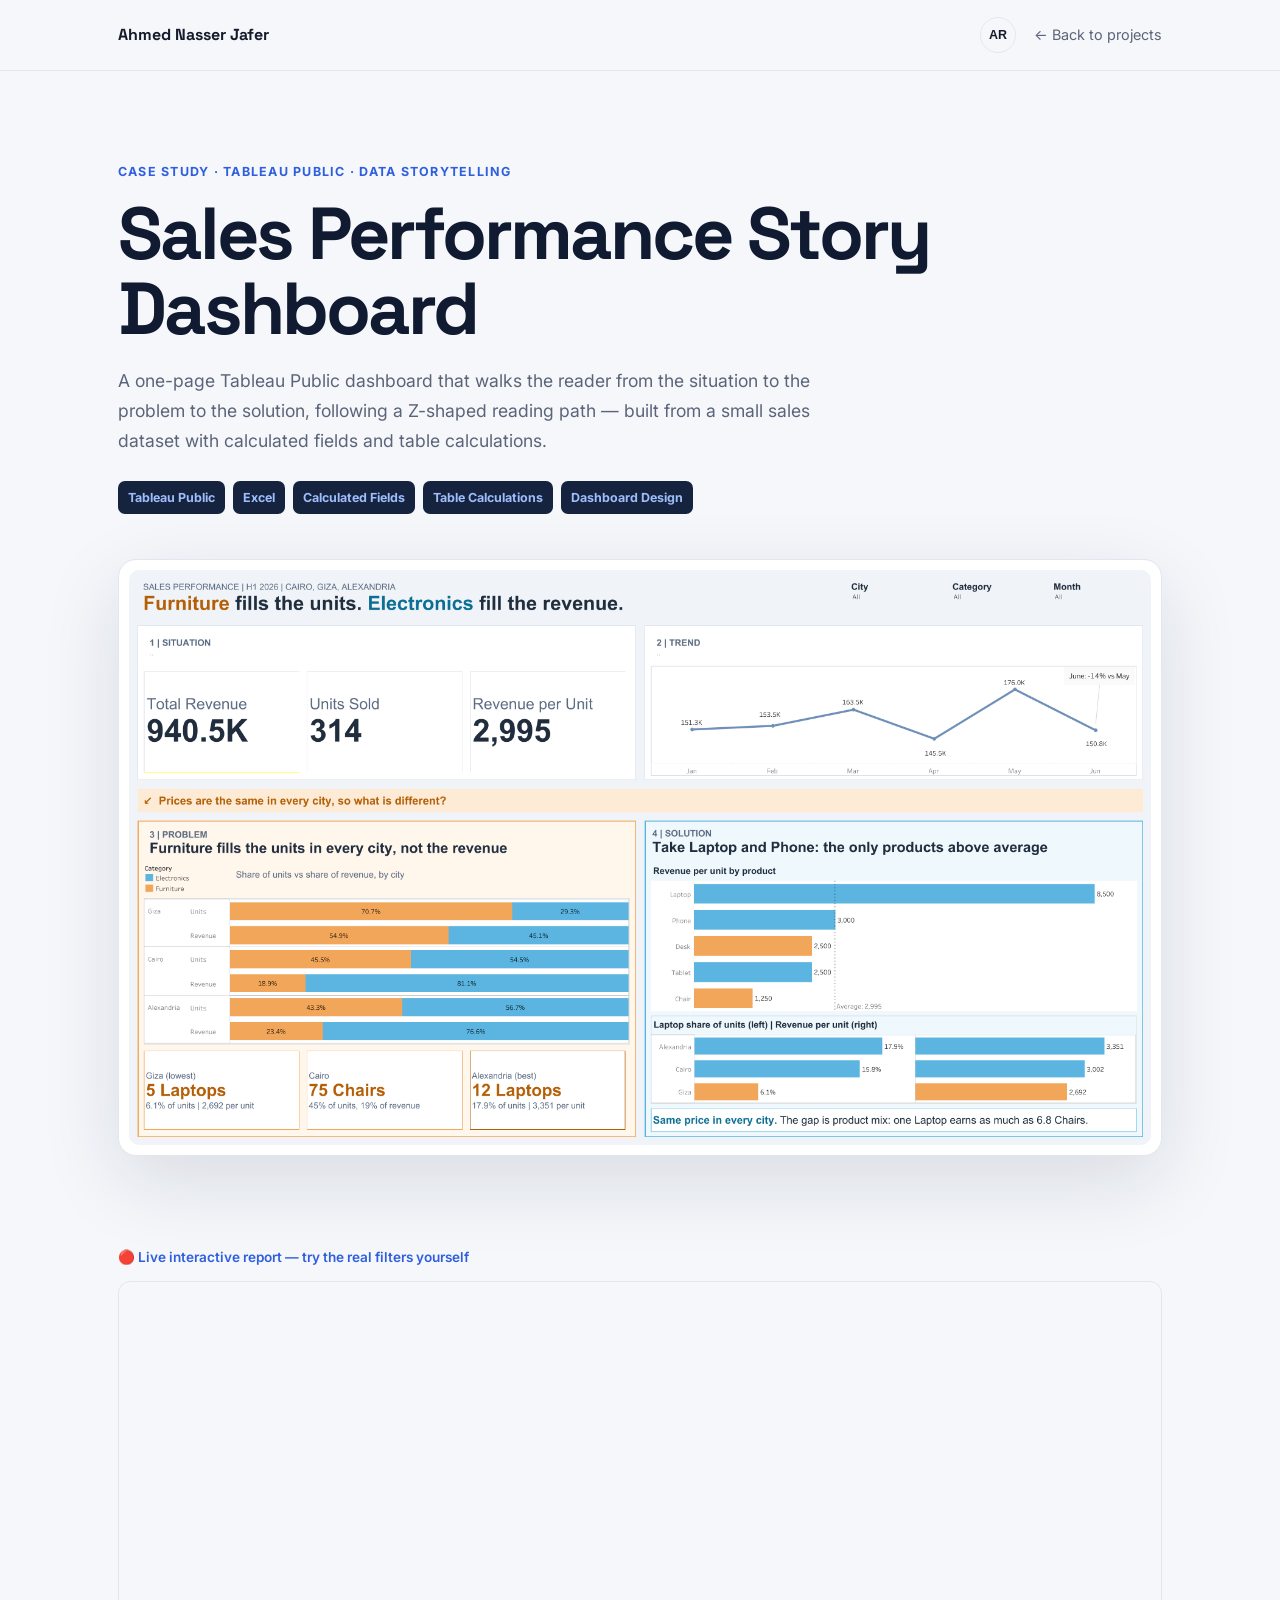
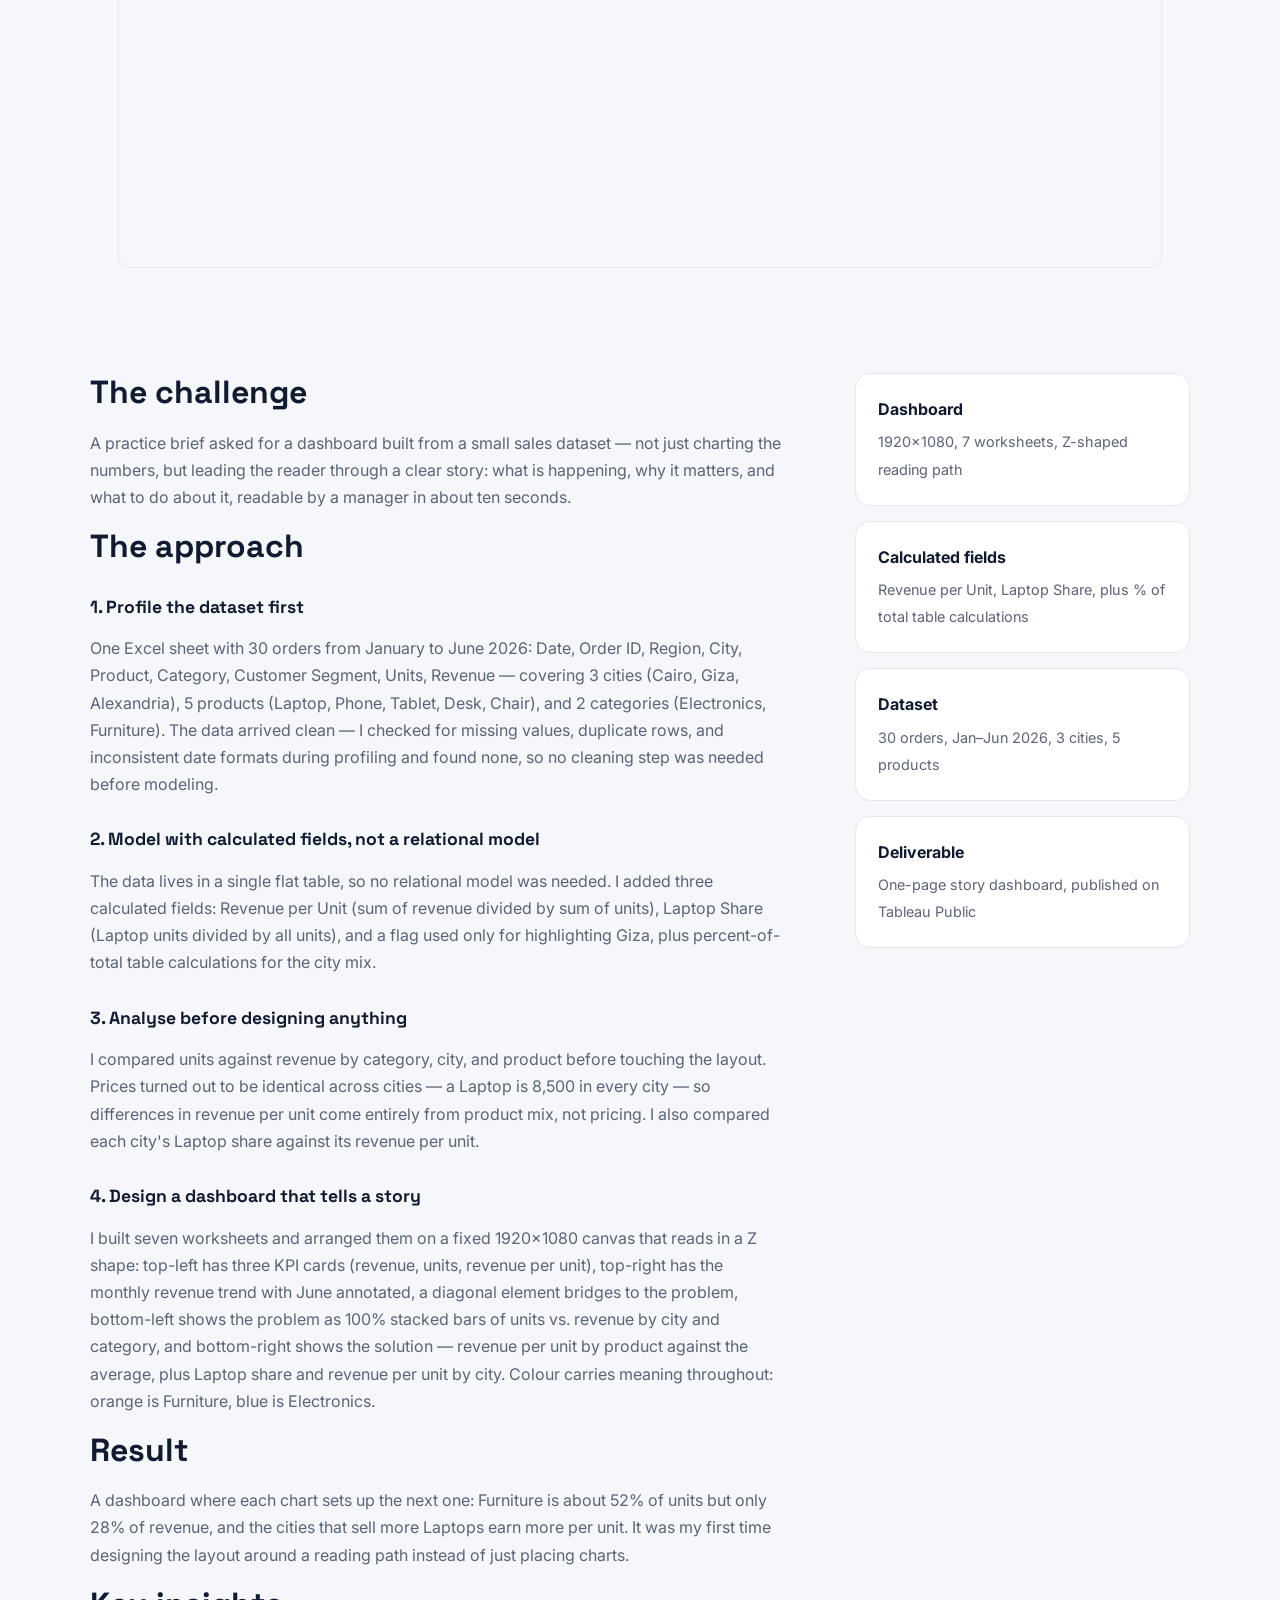
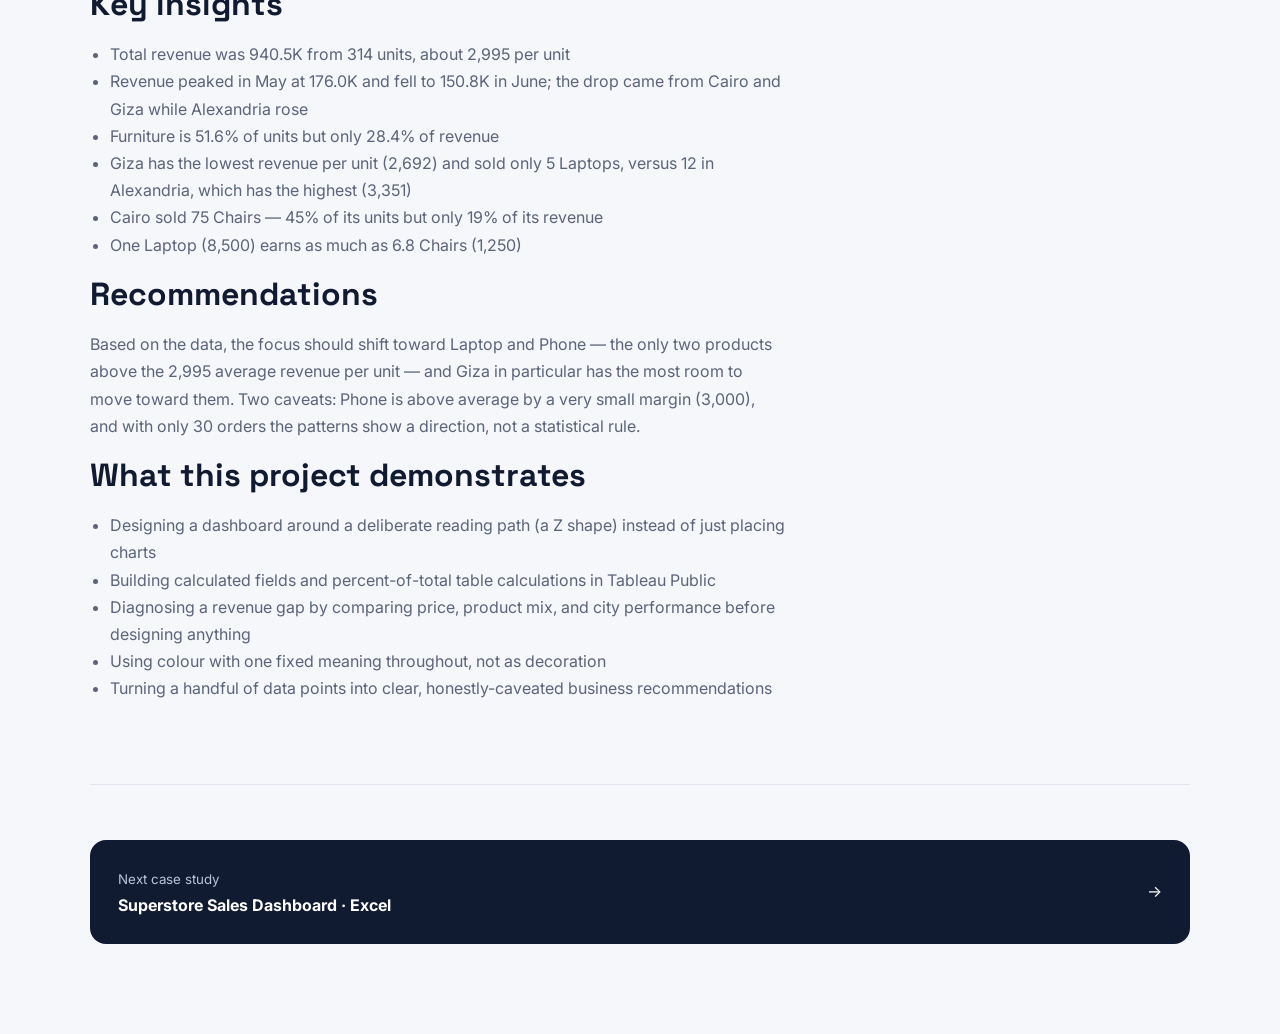
<file: projects/sales-story-dashboard-tableau.html>
<!doctype html><html lang="en"><head><meta charset="utf-8"><meta name="viewport" content="width=device-width,initial-scale=1"><title>Sales Performance Story Dashboard — Ahmed Nasser Jafer</title><meta name="description" content="Case study: a one-page Tableau Public dashboard that walks the reader from the situation to the problem to the solution, following a Z-shaped reading path."><link rel="preconnect" href="https://fonts.googleapis.com"><link rel="preconnect" href="https://fonts.gstatic.com" crossorigin><link href="https://fonts.googleapis.com/css2?family=Space+Grotesk:wght@500;600;700&family=Inter:wght@400;500;600&display=swap" rel="stylesheet"><link rel="stylesheet" href="project.css"><link rel="icon" href="../assets/favicon.svg">
<style>.tableau-live-frame{position:relative;width:100%;aspect-ratio:16/9;border-radius:12px;overflow:hidden;border:1px solid var(--line);direction:ltr;}.tableau-live-frame iframe{position:absolute;top:0;left:0;width:1920px;max-width:none;height:1080px;border:0;transform-origin:top left;}</style>
</head><body>
<header class="site-nav"><div class="wrap nav-inner"><a class="brand" href="../index.html">Ahmed Nasser Jafer</a><div style="display:flex;align-items:center;gap:18px;"><button id="lang-toggle" class="lang-btn" onclick="toggleLang()" aria-label="Toggle language"><span id="lang-label">AR</span></button><a class="back" href="../index.html#projects" data-i18n="back_link">← Back to projects</a></div></div></header>
<main>
<section class="hero"><div class="wrap">
<div class="eyebrow" data-i18n="eyebrow">Case Study · Tableau Public · Data Storytelling</div>
<h1 data-i18n="h1">Sales Performance Story Dashboard</h1>
<p data-i18n="intro">A one-page Tableau Public dashboard that walks the reader from the situation to the problem to the solution, following a Z-shaped reading path — built from a small sales dataset with calculated fields and table calculations.</p>
<div class="meta"><span class="tag">Tableau Public</span><span class="tag">Excel</span><span class="tag">Calculated Fields</span><span class="tag">Table Calculations</span><span class="tag">Dashboard Design</span></div>
<div class="hero-image"><img loading="eager" src="../assets/images/project-5.webp" alt="Sales performance story dashboard built in Tableau Public" onclick="openBox(this.src)"></div>
</div></section>

<section class="wrap">
<div class="live-report-box">
  <div class="live-report-label" data-i18n="live_label">🔴 Live interactive report — try the real filters yourself</div>
  <div class="tableau-live-frame" id="tabFrame">
    <iframe id="tabIframe" title="Sales Performance Story Dashboard" src="https://public.tableau.com/views/problem_17932668506660/SalesDashboard?:showVizHome=no&:embed=y&:toolbar=no&:language=en-US" frameborder="0" allowFullScreen="true"></iframe>
  </div>
  <script>
  (function(){
    var frame=document.getElementById('tabFrame');
    var ifr=document.getElementById('tabIframe');
    function fit(){ ifr.style.transform='scale('+(frame.clientWidth/1920)+')'; }
    fit();
    window.addEventListener('resize',fit);
    window.addEventListener('load',fit);
    if(window.ResizeObserver){ new ResizeObserver(fit).observe(frame); }
  })();
  </script>
</div>
</section>

<section class="wrap grid">
<article class="content">

<h2 data-i18n="challenge_h2">The challenge</h2>
<p data-i18n="challenge_p">A practice brief asked for a dashboard built from a small sales dataset — not just charting the numbers, but leading the reader through a clear story: what is happening, why it matters, and what to do about it, readable by a manager in about ten seconds.</p>

<h2 data-i18n="approach_h2">The approach</h2>

<h3 data-i18n="step1_h3">1. Profile the dataset first</h3>
<p data-i18n="step1_p">One Excel sheet with 30 orders from January to June 2026: Date, Order ID, Region, City, Product, Category, Customer Segment, Units, Revenue — covering 3 cities (Cairo, Giza, Alexandria), 5 products (Laptop, Phone, Tablet, Desk, Chair), and 2 categories (Electronics, Furniture). The data arrived clean — I checked for missing values, duplicate rows, and inconsistent date formats during profiling and found none, so no cleaning step was needed before modeling.</p>

<h3 data-i18n="step2_h3">2. Model with calculated fields, not a relational model</h3>
<p data-i18n="step2_p">The data lives in a single flat table, so no relational model was needed. I added three calculated fields: Revenue per Unit (sum of revenue divided by sum of units), Laptop Share (Laptop units divided by all units), and a flag used only for highlighting Giza, plus percent-of-total table calculations for the city mix.</p>

<h3 data-i18n="step3_h3">3. Analyse before designing anything</h3>
<p data-i18n="step3_p">I compared units against revenue by category, city, and product before touching the layout. Prices turned out to be identical across cities — a Laptop is 8,500 in every city — so differences in revenue per unit come entirely from product mix, not pricing. I also compared each city's Laptop share against its revenue per unit.</p>

<h3 data-i18n="step4_h3">4. Design a dashboard that tells a story</h3>
<p data-i18n="step4_p">I built seven worksheets and arranged them on a fixed 1920×1080 canvas that reads in a Z shape: top-left has three KPI cards (revenue, units, revenue per unit), top-right has the monthly revenue trend with June annotated, a diagonal element bridges to the problem, bottom-left shows the problem as 100% stacked bars of units vs. revenue by city and category, and bottom-right shows the solution — revenue per unit by product against the average, plus Laptop share and revenue per unit by city. Colour carries meaning throughout: orange is Furniture, blue is Electronics.</p>

<h2 data-i18n="result_h2">Result</h2>
<p data-i18n="result_p">A dashboard where each chart sets up the next one: Furniture is about 52% of units but only 28% of revenue, and the cities that sell more Laptops earn more per unit. It was my first time designing the layout around a reading path instead of just placing charts.</p>

<h2 data-i18n="insights_h2">Key insights</h2>
<ul>
<li data-i18n="insight_li1">Total revenue was 940.5K from 314 units, about 2,995 per unit</li>
<li data-i18n="insight_li2">Revenue peaked in May at 176.0K and fell to 150.8K in June; the drop came from Cairo and Giza while Alexandria rose</li>
<li data-i18n="insight_li3">Furniture is 51.6% of units but only 28.4% of revenue</li>
<li data-i18n="insight_li4">Giza has the lowest revenue per unit (2,692) and sold only 5 Laptops, versus 12 in Alexandria, which has the highest (3,351)</li>
<li data-i18n="insight_li5">Cairo sold 75 Chairs — 45% of its units but only 19% of its revenue</li>
<li data-i18n="insight_li6">One Laptop (8,500) earns as much as 6.8 Chairs (1,250)</li>
</ul>

<h2 data-i18n="recs_h2">Recommendations</h2>
<p data-i18n="recs_p">Based on the data, the focus should shift toward Laptop and Phone — the only two products above the 2,995 average revenue per unit — and Giza in particular has the most room to move toward them. Two caveats: Phone is above average by a very small margin (3,000), and with only 30 orders the patterns show a direction, not a statistical rule.</p>

<h2 data-i18n="demo_h2">What this project demonstrates</h2>
<ul>
<li data-i18n="demo_li1">Designing a dashboard around a deliberate reading path (a Z shape) instead of just placing charts</li>
<li data-i18n="demo_li2">Building calculated fields and percent-of-total table calculations in Tableau Public</li>
<li data-i18n="demo_li3">Diagnosing a revenue gap by comparing price, product mix, and city performance before designing anything</li>
<li data-i18n="demo_li4">Using colour with one fixed meaning throughout, not as decoration</li>
<li data-i18n="demo_li5">Turning a handful of data points into clear, honestly-caveated business recommendations</li>
</ul>

</article>
<aside class="sidebar">
<div class="side-card"><b data-i18n="side1_b">Dashboard</b><span data-i18n="side1_span">1920×1080, 7 worksheets, Z-shaped reading path</span></div>
<div class="side-card"><b data-i18n="side2_b">Calculated fields</b><span data-i18n="side2_span">Revenue per Unit, Laptop Share, plus % of total table calculations</span></div>
<div class="side-card"><b data-i18n="side3_b">Dataset</b><span data-i18n="side3_span">30 orders, Jan–Jun 2026, 3 cities, 5 products</span></div>
<div class="side-card"><b data-i18n="side4_b">Deliverable</b><span data-i18n="side4_span">One-page story dashboard, published on Tableau Public</span></div>
</aside>
</section>

<section class="wrap next"><a href="superstore-sales-dashboard.html"><span><small data-i18n="next_small">Next case study</small><br><b data-i18n="next_title">Superstore Sales Dashboard · Excel</b></span><span id="next-arrow">→</span></a></section>
</main>
<div class="lightbox" id="box" onclick="closeBox()"><span class="close">×</span><img id="boximg" alt="Dashboard enlarged" onclick="event.stopPropagation()"></div>
<script>
function openBox(s){boximg.src=s;box.classList.add('open')}
function closeBox(){box.classList.remove('open')}
document.addEventListener('keydown',e=>{if(e.key==='Escape')closeBox()});

const translations = {
  en: {
    back_link: "← Back to projects",
    eyebrow: "Case Study · Tableau Public · Data Storytelling",
    h1: "Sales Performance Story Dashboard",
    intro: "A one-page Tableau Public dashboard that walks the reader from the situation to the problem to the solution, following a Z-shaped reading path — built from a small sales dataset with calculated fields and table calculations.",
    live_label: "🔴 Live interactive report — try the real filters yourself",
    challenge_h2: "The challenge",
    challenge_p: "A practice brief asked for a dashboard built from a small sales dataset — not just charting the numbers, but leading the reader through a clear story: what is happening, why it matters, and what to do about it, readable by a manager in about ten seconds.",
    approach_h2: "The approach",
    step1_h3: "1. Profile the dataset first",
    step1_p: "One Excel sheet with 30 orders from January to June 2026: Date, Order ID, Region, City, Product, Category, Customer Segment, Units, Revenue — covering 3 cities (Cairo, Giza, Alexandria), 5 products (Laptop, Phone, Tablet, Desk, Chair), and 2 categories (Electronics, Furniture). The data arrived clean — I checked for missing values, duplicate rows, and inconsistent date formats during profiling and found none, so no cleaning step was needed before modeling.",
    step2_h3: "2. Model with calculated fields, not a relational model",
    step2_p: "The data lives in a single flat table, so no relational model was needed. I added three calculated fields: Revenue per Unit (sum of revenue divided by sum of units), Laptop Share (Laptop units divided by all units), and a flag used only for highlighting Giza, plus percent-of-total table calculations for the city mix.",
    step3_h3: "3. Analyse before designing anything",
    step3_p: "I compared units against revenue by category, city, and product before touching the layout. Prices turned out to be identical across cities — a Laptop is 8,500 in every city — so differences in revenue per unit come entirely from product mix, not pricing. I also compared each city's Laptop share against its revenue per unit.",
    step4_h3: "4. Design a dashboard that tells a story",
    step4_p: "I built seven worksheets and arranged them on a fixed 1920×1080 canvas that reads in a Z shape: top-left has three KPI cards (revenue, units, revenue per unit), top-right has the monthly revenue trend with June annotated, a diagonal element bridges to the problem, bottom-left shows the problem as 100% stacked bars of units vs. revenue by city and category, and bottom-right shows the solution — revenue per unit by product against the average, plus Laptop share and revenue per unit by city. Colour carries meaning throughout: orange is Furniture, blue is Electronics.",
    result_h2: "Result",
    result_p: "A dashboard where each chart sets up the next one: Furniture is about 52% of units but only 28% of revenue, and the cities that sell more Laptops earn more per unit. It was my first time designing the layout around a reading path instead of just placing charts.",
    insights_h2: "Key insights",
    insight_li1: "Total revenue was 940.5K from 314 units, about 2,995 per unit",
    insight_li2: "Revenue peaked in May at 176.0K and fell to 150.8K in June; the drop came from Cairo and Giza while Alexandria rose",
    insight_li3: "Furniture is 51.6% of units but only 28.4% of revenue",
    insight_li4: "Giza has the lowest revenue per unit (2,692) and sold only 5 Laptops, versus 12 in Alexandria, which has the highest (3,351)",
    insight_li5: "Cairo sold 75 Chairs — 45% of its units but only 19% of its revenue",
    insight_li6: "One Laptop (8,500) earns as much as 6.8 Chairs (1,250)",
    recs_h2: "Recommendations",
    recs_p: "Based on the data, the focus should shift toward Laptop and Phone — the only two products above the 2,995 average revenue per unit — and Giza in particular has the most room to move toward them. Two caveats: Phone is above average by a very small margin (3,000), and with only 30 orders the patterns show a direction, not a statistical rule.",
    demo_h2: "What this project demonstrates",
    demo_li1: "Designing a dashboard around a deliberate reading path (a Z shape) instead of just placing charts",
    demo_li2: "Building calculated fields and percent-of-total table calculations in Tableau Public",
    demo_li3: "Diagnosing a revenue gap by comparing price, product mix, and city performance before designing anything",
    demo_li4: "Using colour with one fixed meaning throughout, not as decoration",
    demo_li5: "Turning a handful of data points into clear, honestly-caveated business recommendations",
    side1_b: "Dashboard", side1_span: "1920×1080, 7 worksheets, Z-shaped reading path",
    side2_b: "Calculated fields", side2_span: "Revenue per Unit, Laptop Share, plus % of total table calculations",
    side3_b: "Dataset", side3_span: "30 orders, Jan–Jun 2026, 3 cities, 5 products",
    side4_b: "Deliverable", side4_span: "One-page story dashboard, published on Tableau Public",
    next_small: "Next case study", next_title: "Superstore Sales Dashboard · Excel",
    next_arrow: "→"
  },
  ar: {
    back_link: "→ رجوع للمشاريع",
    eyebrow: "دراسة حالة · Tableau Public · سرد بيانات",
    h1: "داشبورد قصة أداء المبيعات",
    intro: "داشبورد من صفحة واحدة في Tableau Public بياخد القارئ من الوضع الحالي للمشكلة للحل، على مسار قراءة بشكل حرف Z — مبني من داتا مبيعات صغيرة بحقول محسوبة وTable Calculations.",
    live_label: "🔴 تقرير تفاعلي حقيقي — جرّب الفلاتر بنفسك",
    challenge_h2: "التحدي",
    challenge_p: "مطلوب داشبورد من داتا مبيعات صغيرة — مش بس عرض الأرقام في شارتات، لكن توصيل قصة واضحة للقارئ: إيه اللي حصل، ليه ده مهم، وإيه اللي لازم يتعمل، بحيث مدير يقدر يقراها في حوالي 10 ثواني.",
    approach_h2: "طريقة العمل",
    step1_h3: "1. فهم البيانات الأول",
    step1_p: "شيت إكسل واحد فيه 30 أوردر من يناير لحد يونيو 2026: Date, Order ID, Region, City, Product, Category, Customer Segment, Units, Revenue — يغطي 3 مدن (القاهرة، الجيزة، الإسكندرية)، 5 منتجات (Laptop, Phone, Tablet, Desk, Chair)، وتصنيفين (Electronics, Furniture). الداتا وصلت نضيفة — اتأكدت من القيم الفاضية والتكرار وتنسيق التواريخ وقت الـ Profiling ومعرفتش أي مشكلة، فمحتجتش أي خطوة تنظيف قبل النمذجة.",
    step2_h3: "2. نمذجة بحقول محسوبة مش نموذج علائقي",
    step2_p: "البيانات في جدول واحد مسطح، فمحتجتش نموذج علائقي. أضفت 3 حقول محسوبة: Revenue per Unit (إجمالي الإيراد على إجمالي الوحدات)، Laptop Share (وحدات اللابتوب على كل الوحدات)، وعلامة مستخدمة بس لإبراز مدينة الجيزة، بالإضافة لـ Table Calculations لنسبة كل مدينة من الإجمالي.",
    step3_h3: "3. تحليل قبل أي تصميم",
    step3_p: "قارنت الوحدات بالإيراد حسب التصنيف والمدينة والمنتج قبل ما ألمس التصميم. طلع إن الأسعار متطابقة في كل المدن — اللابتوب بـ8,500 في كل مدينة — فالفرق في الإيراد لكل وحدة جاي بالكامل من مزيج المنتجات مش من السعر. قارنت كمان نسبة اللابتوب في كل مدينة بالإيراد لكل وحدة فيها.",
    step4_h3: "4. تصميم داشبورد بيحكي قصة",
    step4_p: "بنيت 7 Worksheets ورتبتهم على كانفاس ثابت 1920×1080 بيتقرا بشكل حرف Z: أعلى الشمال 3 كروت KPI (الإيراد، الوحدات، الإيراد لكل وحدة)، أعلى اليمين اتجاه الإيراد الشهري مع تعليق على يونيو، عنصر قطري بيربط للمشكلة، تحت الشمال المشكلة معروضة كأعمدة 100% Stacked للوحدات مقابل الإيراد حسب المدينة والتصنيف، وتحت اليمين الحل — الإيراد لكل وحدة لكل منتج مقابل المتوسط، بالإضافة لنسبة اللابتوب والإيراد لكل وحدة لكل مدينة. اللون بيحمل معنى ثابت طول الداشبورد: البرتقالي للـ Furniture، الأزرق للـ Electronics.",
    result_h2: "النتيجة",
    result_p: "داشبورد كل شارت فيه بيمهّد للي بعده: الـ Furniture حوالي 52% من الوحدات لكن بس 28% من الإيراد، والمدن اللي بتبيع لابتوبات أكتر بتكسب أكتر لكل وحدة. كانت أول مرة أصمم فيها الـ Layout حوالين مسار قراءة بدل ما أحط الشارتات عشوائي.",
    insights_h2: "أهم النتائج",
    insight_li1: "إجمالي الإيراد كان 940.5 ألف من 314 وحدة، يعني حوالي 2,995 لكل وحدة",
    insight_li2: "الإيراد وصل لأعلى نقطة في مايو بـ176.0 ألف وقل لـ150.8 ألف في يونيو؛ الانخفاض جاي من القاهرة والجيزة بينما الإسكندرية ارتفعت",
    insight_li3: "Furniture تمثل 51.6% من الوحدات لكن بس 28.4% من الإيراد",
    insight_li4: "الجيزة عندها أقل إيراد لكل وحدة (2,692) وباعت 5 لابتوبات بس، مقابل 12 في الإسكندرية اللي عندها أعلى إيراد لكل وحدة (3,351)",
    insight_li5: "القاهرة باعت 75 كرسي — 45% من وحداتها لكن بس 19% من إيرادها",
    insight_li6: "لابتوب واحد (8,500) بيكسب زي 6.8 كرسي (1,250)",
    recs_h2: "التوصيات",
    recs_p: "بناءً على البيانات، التركيز لازم يتحول لـ Laptop وPhone — المنتجين الوحيدين فوق متوسط 2,995 للإيراد لكل وحدة — والجيزة بالذات عندها أكبر مساحة للتحرك ناحيتهم. فيه تحفظين: Phone فوق المتوسط بهامش بسيط جدًا (3,000)، وبـ30 أوردر بس، الأنماط دي بتوضح اتجاه مش قاعدة إحصائية مؤكدة.",
    demo_h2: "المشروع ده بيوضح إيه",
    demo_li1: "تصميم داشبورد حوالين مسار قراءة مقصود (شكل حرف Z) بدل ما الشارتات تتحط عشوائي",
    demo_li2: "بناء حقول محسوبة ونسب Table Calculations في Tableau Public",
    demo_li3: "تشخيص فجوة الإيراد بمقارنة السعر ومزيج المنتجات وأداء المدن قبل أي تصميم",
    demo_li4: "استخدام اللون بمعنى ثابت طول الداشبورد، مش كديكور",
    demo_li5: "تحويل كام نقطة بيانات لتوصيات تجارية واضحة ومذكور فيها تحفظاتها بأمانة",
    side1_b: "الداشبورد", side1_span: "1920×1080، 7 Worksheets، مسار قراءة بشكل Z",
    side2_b: "الحقول المحسوبة", side2_span: "Revenue per Unit وLaptop Share بالإضافة لـ Table Calculations",
    side3_b: "البيانات", side3_span: "30 أوردر، يناير–يونيو 2026، 3 مدن، 5 منتجات",
    side4_b: "المخرج النهائي", side4_span: "داشبورد قصة من صفحة واحدة، منشور على Tableau Public",
    next_small: "دراسة الحالة التالية", next_title: "لوحة بيانات Superstore · Excel",
    next_arrow: "←"
  }
};

function applyLanguage(lang){
  document.querySelectorAll('[data-i18n]').forEach(el=>{
    const key = el.getAttribute('data-i18n');
    if(translations[lang] && translations[lang][key] !== undefined){
      el.textContent = translations[lang][key];
    }
  });
  const arrow = document.getElementById('next-arrow');
  if(arrow) arrow.textContent = translations[lang].next_arrow;
  document.documentElement.setAttribute('lang', lang);
  document.documentElement.setAttribute('dir', lang === 'ar' ? 'rtl' : 'ltr');
  const label = document.getElementById('lang-label');
  if(label) label.textContent = lang === 'ar' ? 'EN' : 'AR';
  localStorage.setItem('portfolio-lang', lang);
}
function toggleLang(){
  const current = document.documentElement.getAttribute('lang') === 'ar' ? 'ar' : 'en';
  applyLanguage(current === 'ar' ? 'en' : 'ar');
}
(function(){
  const saved = localStorage.getItem('portfolio-lang');
  if(saved === 'ar') applyLanguage('ar');
})();
</script>
</body></html>
</file>
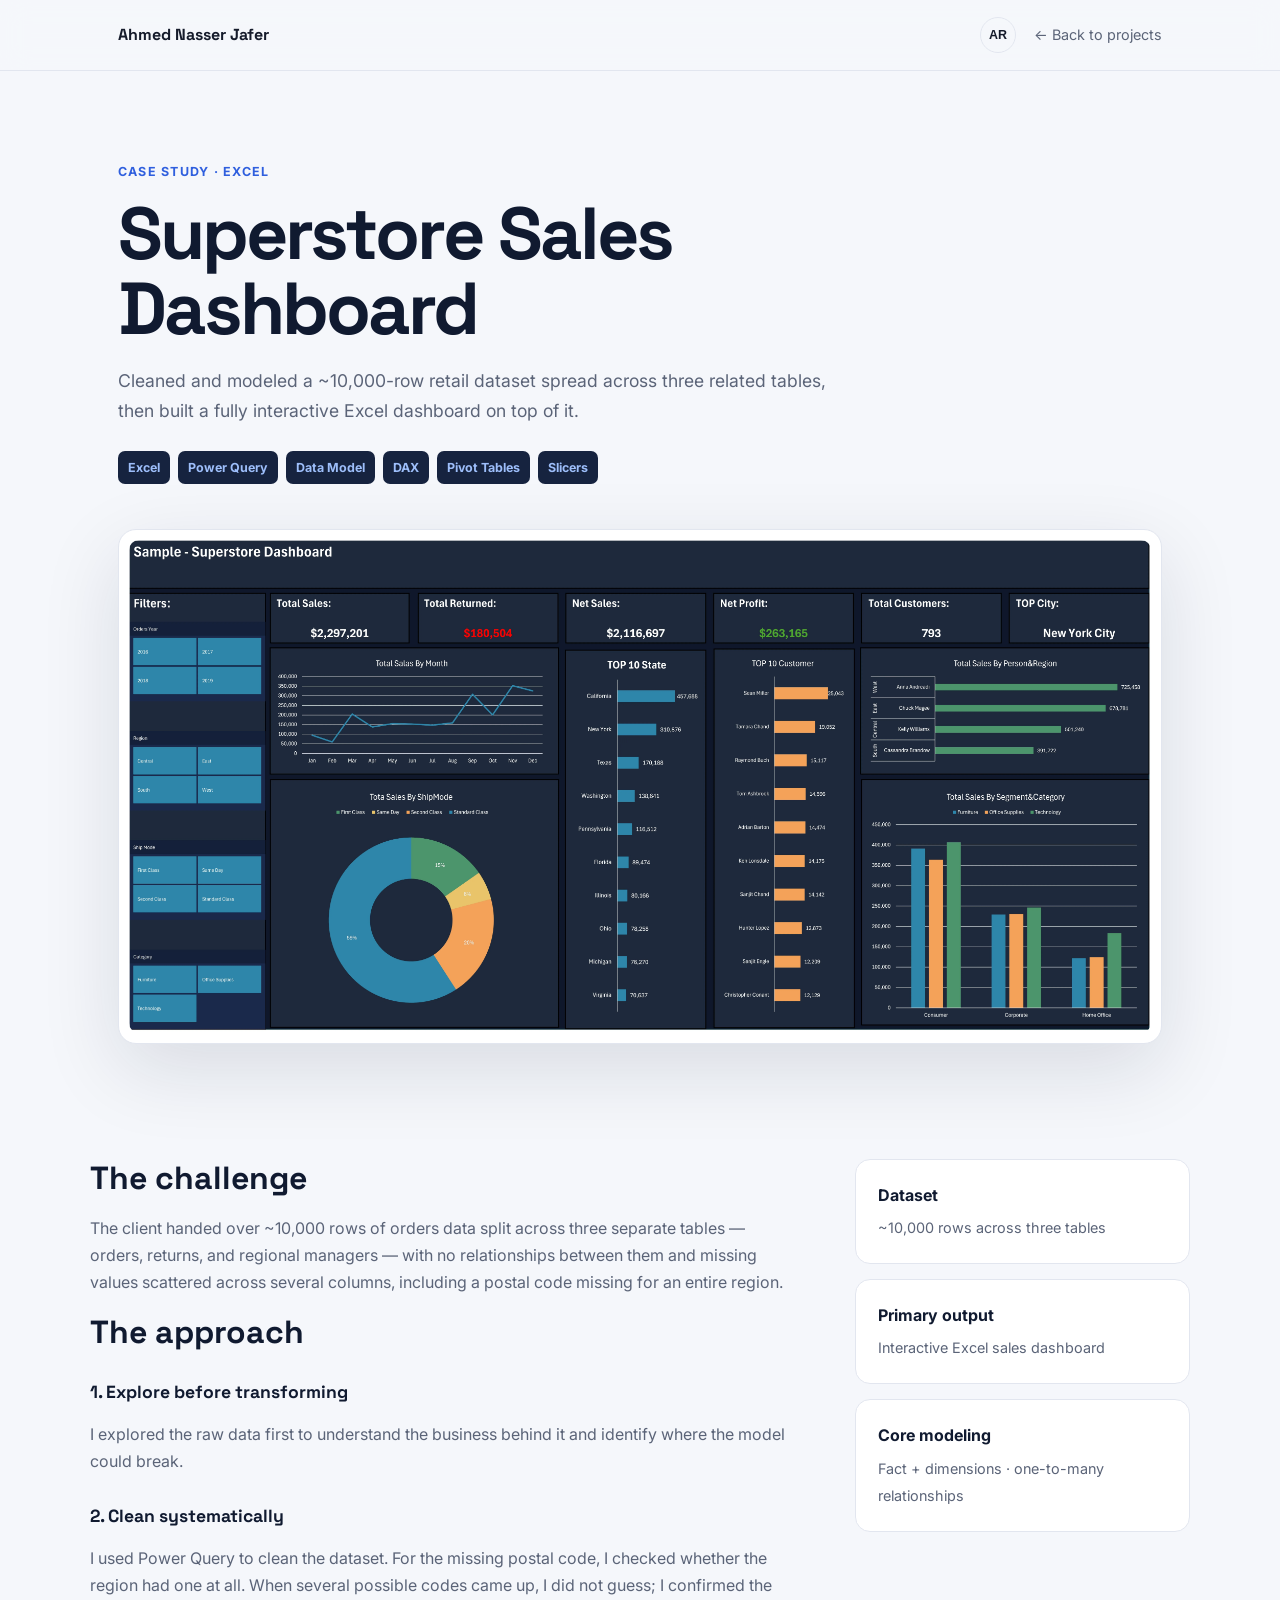
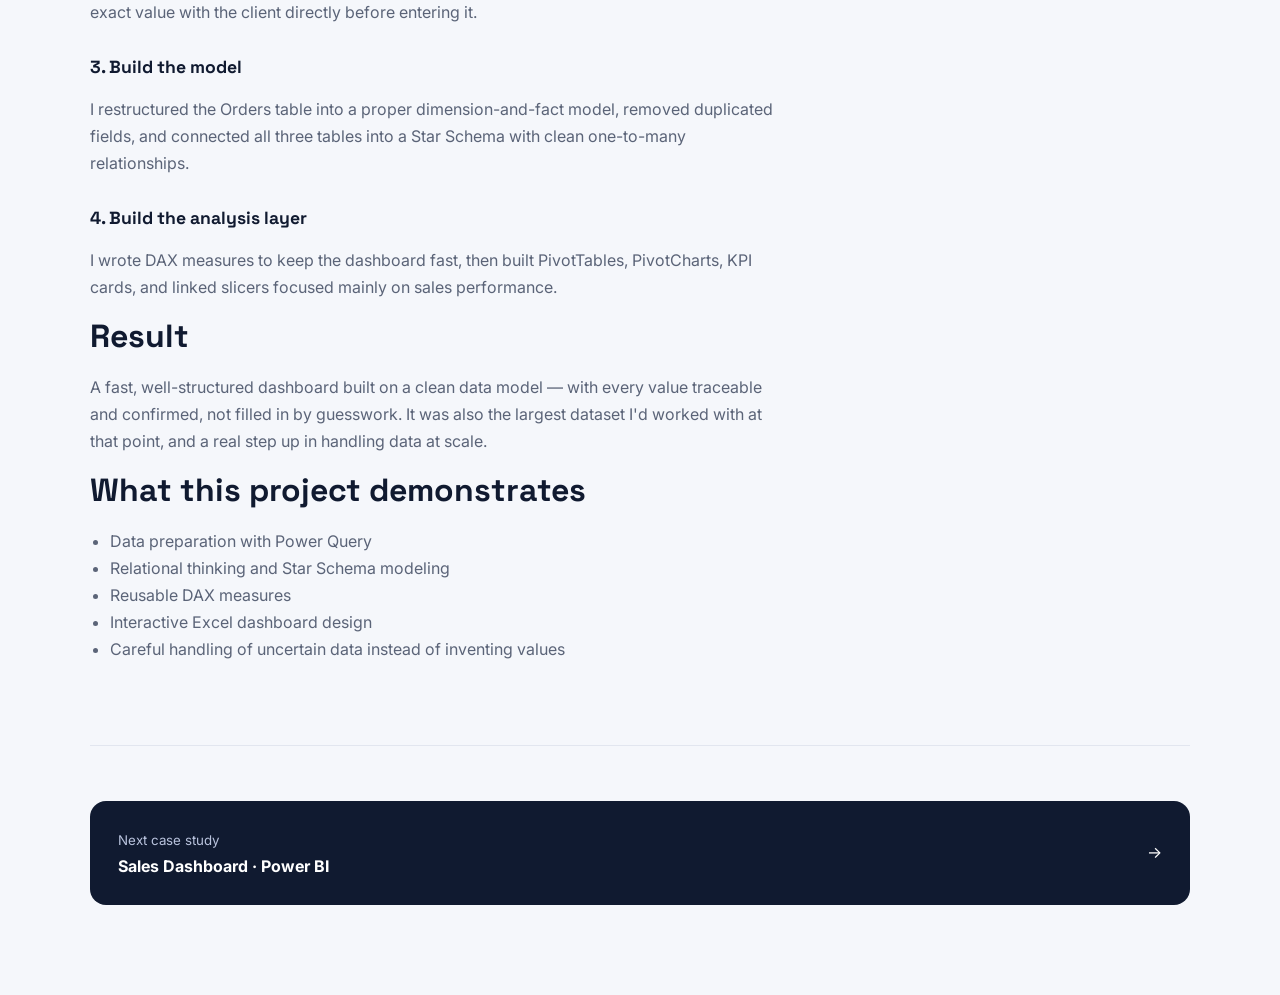
<file: projects/superstore-sales-dashboard.html>
<!doctype html><html lang="en"><head><meta charset="utf-8"><meta name="viewport" content="width=device-width,initial-scale=1"><title>Superstore Sales Dashboard — Ahmed Nasser Jafer</title><meta name="description" content="Case study: Superstore Sales Dashboard built with Excel, Power Query, data modeling, DAX, PivotTables and slicers."><link rel="preconnect" href="https://fonts.googleapis.com"><link rel="preconnect" href="https://fonts.gstatic.com" crossorigin><link href="https://fonts.googleapis.com/css2?family=Space+Grotesk:wght@500;600;700&family=Inter:wght@400;500;600&display=swap" rel="stylesheet"><link rel="stylesheet" href="project.css"><link rel="icon" href="../assets/favicon.svg"></head><body>
<header class="site-nav"><div class="wrap nav-inner"><a class="brand" href="../index.html">Ahmed Nasser Jafer</a><div style="display:flex;align-items:center;gap:18px;"><button id="lang-toggle" class="lang-btn" onclick="toggleLang()" aria-label="Toggle language"><span id="lang-label">AR</span></button><a class="back" href="../index.html#projects" data-i18n="back_link">← Back to projects</a></div></div></header>
<main>
<section class="hero"><div class="wrap">
<div class="eyebrow" data-i18n="eyebrow">Case Study · Excel</div>
<h1 data-i18n="h1">Superstore Sales Dashboard</h1>
<p data-i18n="intro">Cleaned and modeled a ~10,000-row retail dataset spread across three related tables, then built a fully interactive Excel dashboard on top of it.</p>
<div class="meta"><span class="tag">Excel</span><span class="tag">Power Query</span><span class="tag">Data Model</span><span class="tag">DAX</span><span class="tag">Pivot Tables</span><span class="tag">Slicers</span></div>
<div class="hero-image"><img loading="eager" src="../assets/images/project-1.webp" alt="Superstore sales dashboard built in Excel" onclick="openBox(this.src)"></div>
</div></section>
<section class="wrap grid">
<article class="content">
<h2 data-i18n="challenge_h2">The challenge</h2>
<p data-i18n="challenge_p">The client handed over ~10,000 rows of orders data split across three separate tables — orders, returns, and regional managers — with no relationships between them and missing values scattered across several columns, including a postal code missing for an entire region.</p>
<h2 data-i18n="approach_h2">The approach</h2>
<h3 data-i18n="step1_h3">1. Explore before transforming</h3>
<p data-i18n="step1_p">I explored the raw data first to understand the business behind it and identify where the model could break.</p>
<h3 data-i18n="step2_h3">2. Clean systematically</h3>
<p data-i18n="step2_p">I used Power Query to clean the dataset. For the missing postal code, I checked whether the region had one at all. When several possible codes came up, I did not guess; I confirmed the exact value with the client directly before entering it.</p>
<h3 data-i18n="step3_h3">3. Build the model</h3>
<p data-i18n="step3_p">I restructured the Orders table into a proper dimension-and-fact model, removed duplicated fields, and connected all three tables into a Star Schema with clean one-to-many relationships.</p>
<h3 data-i18n="step4_h3">4. Build the analysis layer</h3>
<p data-i18n="step4_p">I wrote DAX measures to keep the dashboard fast, then built PivotTables, PivotCharts, KPI cards, and linked slicers focused mainly on sales performance.</p>
<h2 data-i18n="result_h2">Result</h2>
<p data-i18n="result_p">A fast, well-structured dashboard built on a clean data model — with every value traceable and confirmed, not filled in by guesswork. It was also the largest dataset I'd worked with at that point, and a real step up in handling data at scale.</p>
<h2 data-i18n="demo_h2">What this project demonstrates</h2>
<ul>
<li data-i18n="demo_li1">Data preparation with Power Query</li>
<li data-i18n="demo_li2">Relational thinking and Star Schema modeling</li>
<li data-i18n="demo_li3">Reusable DAX measures</li>
<li data-i18n="demo_li4">Interactive Excel dashboard design</li>
<li data-i18n="demo_li5">Careful handling of uncertain data instead of inventing values</li>
</ul>
</article>
<aside class="sidebar">
<div class="side-card"><b data-i18n="side1_b">Dataset</b><span data-i18n="side1_span">~10,000 rows across three tables</span></div>
<div class="side-card"><b data-i18n="side2_b">Primary output</b><span data-i18n="side2_span">Interactive Excel sales dashboard</span></div>
<div class="side-card"><b data-i18n="side3_b">Core modeling</b><span data-i18n="side3_span">Fact + dimensions · one-to-many relationships</span></div>
</aside>
</section>
<section class="wrap next"><a href="sales-dashboard-power-bi.html"><span><small data-i18n="next_small">Next case study</small><br><b data-i18n="next_title">Sales Dashboard · Power BI</b></span><span id="next-arrow">→</span></a></section>
</main>
<div class="lightbox" id="box" onclick="closeBox()"><span class="close">×</span><img id="boximg" alt="Dashboard enlarged" onclick="event.stopPropagation()"></div>
<script>
function openBox(s){boximg.src=s;box.classList.add('open')}
function closeBox(){box.classList.remove('open')}
document.addEventListener('keydown',e=>{if(e.key==='Escape')closeBox()});

const translations = {
  en: {
    back_link: "← Back to projects",
    live_label: "🔴 Live interactive workbook — try the filters yourself",
    eyebrow: "Case Study · Excel",
    h1: "Superstore Sales Dashboard",
    intro: "Cleaned and modeled a ~10,000-row retail dataset spread across three related tables, then built a fully interactive Excel dashboard on top of it.",
    challenge_h2: "The challenge",
    challenge_p: "The client handed over ~10,000 rows of orders data split across three separate tables — orders, returns, and regional managers — with no relationships between them and missing values scattered across several columns, including a postal code missing for an entire region.",
    approach_h2: "The approach",
    step1_h3: "1. Explore before transforming",
    step1_p: "I explored the raw data first to understand the business behind it and identify where the model could break.",
    step2_h3: "2. Clean systematically",
    step2_p: "I used Power Query to clean the dataset. For the missing postal code, I checked whether the region had one at all. When several possible codes came up, I did not guess; I confirmed the exact value with the client directly before entering it.",
    step3_h3: "3. Build the model",
    step3_p: "I restructured the Orders table into a proper dimension-and-fact model, removed duplicated fields, and connected all three tables into a Star Schema with clean one-to-many relationships.",
    step4_h3: "4. Build the analysis layer",
    step4_p: "I wrote DAX measures to keep the dashboard fast, then built PivotTables, PivotCharts, KPI cards, and linked slicers focused mainly on sales performance.",
    result_h2: "Result",
    result_p: "A fast, well-structured dashboard built on a clean data model — with every value traceable and confirmed, not filled in by guesswork. It was also the largest dataset I'd worked with at that point, and a real step up in handling data at scale.",
    demo_h2: "What this project demonstrates",
    demo_li1: "Data preparation with Power Query",
    demo_li2: "Relational thinking and Star Schema modeling",
    demo_li3: "Reusable DAX measures",
    demo_li4: "Interactive Excel dashboard design",
    demo_li5: "Careful handling of uncertain data instead of inventing values",
    side1_b: "Dataset", side1_span: "~10,000 rows across three tables",
    side2_b: "Primary output", side2_span: "Interactive Excel sales dashboard",
    side3_b: "Core modeling", side3_span: "Fact + dimensions · one-to-many relationships",
    next_small: "Next case study", next_title: "Sales Dashboard · Power BI",
    next_arrow: "→"
  },
  ar: {
    back_link: "→ رجوع للمشاريع",
    live_label: "🔴 ملف إكسل تفاعلي حقيقي — جرّب الفلاتر بنفسك",
    eyebrow: "دراسة حالة · Excel",
    h1: "لوحة بيانات مبيعات Superstore",
    intro: "نظّفت وعملت نمذجة لداتا مبيعات حوالي 10,000 صف موزعة على 3 جداول مرتبطة، وبنيت عليها لوحة بيانات تفاعلية كاملة في Excel.",
    challenge_h2: "التحدي",
    challenge_p: "العميل سلّمني حوالي 10,000 صف بيانات أوردرات مقسّمة على 3 جداول منفصلة — أوردرات، مرتجعات، ومديري مناطق — من غير أي علاقات بينهم، وقيم ناقصة منتشرة في أعمدة كتير، منها كود بريدي ناقص لمنطقة كاملة.",
    approach_h2: "طريقة العمل",
    step1_h3: "1. الاستكشاف قبل التحويل",
    step1_p: "استكشفت البيانات الخام الأول عشان أفهم طبيعة العمل ورا الداتا وأحدد فين ممكن النموذج يتكسر.",
    step2_h3: "2. التنظيف بشكل منهجي",
    step2_p: "استخدمت Power Query لتنظيف الداتا. بالنسبة للكود البريدي الناقص، شفت لو المنطقة أصلاً ليها كود من الأساس. لما طلعلي أكتر من كود محتمل، ماخمنتش؛ أكدت القيمة الصح مع العميل مباشرة قبل ما أدخلها.",
    step3_h3: "3. بناء النموذج",
    step3_p: "أعدت هيكلة جدول الأوردرات لنموذج dimension-and-fact صحيح، شلت الحقول المكررة، وربطت الجداول التلاتة في Star Schema بعلاقات one-to-many نضيفة.",
    step4_h3: "4. بناء طبقة التحليل",
    step4_p: "كتبت مقاييس DAX عشان اللوحة تفضل سريعة، وبعدين بنيت PivotTables و PivotCharts وKPI cards وسلايسرز مربوطة ببعض، مركّز بشكل أساسي على أداء المبيعات.",
    result_h2: "النتيجة",
    result_p: "لوحة بيانات سريعة ومنظمة مبنية على نموذج بيانات نضيف — كل قيمة فيها قابلة للتتبع والتأكيد، مش متخمنة. كانت كمان أكبر داتا اشتغلت عليها لحد وقتها، وخطوة حقيقية في التعامل مع البيانات بحجم أكبر.",
    demo_h2: "المشروع ده بيوضح إيه",
    demo_li1: "تجهيز البيانات باستخدام Power Query",
    demo_li2: "التفكير العلائقي ونمذجة Star Schema",
    demo_li3: "مقاييس DAX قابلة لإعادة الاستخدام",
    demo_li4: "تصميم لوحة بيانات تفاعلية في Excel",
    demo_li5: "التعامل بحرص مع البيانات الغير مؤكدة بدل اختراع قيم",
    side1_b: "الداتا", side1_span: "حوالي 10,000 صف موزعة على 3 جداول",
    side2_b: "المخرج الأساسي", side2_span: "لوحة بيانات مبيعات تفاعلية في Excel",
    side3_b: "النمذجة الأساسية", side3_span: "Fact + dimensions · علاقات one-to-many",
    next_small: "دراسة الحالة التالية", next_title: "لوحة بيانات المبيعات · Power BI",
    next_arrow: "←"
  }
};

function applyLanguage(lang){
  document.querySelectorAll('[data-i18n]').forEach(el=>{
    const key = el.getAttribute('data-i18n');
    if(translations[lang] && translations[lang][key] !== undefined){
      el.textContent = translations[lang][key];
    }
  });
  const arrow = document.getElementById('next-arrow');
  if(arrow) arrow.textContent = translations[lang].next_arrow;
  document.documentElement.setAttribute('lang', lang);
  document.documentElement.setAttribute('dir', lang === 'ar' ? 'rtl' : 'ltr');
  const label = document.getElementById('lang-label');
  if(label) label.textContent = lang === 'ar' ? 'EN' : 'AR';
  localStorage.setItem('portfolio-lang', lang);
}
function toggleLang(){
  const current = document.documentElement.getAttribute('lang') === 'ar' ? 'ar' : 'en';
  applyLanguage(current === 'ar' ? 'en' : 'ar');
}
(function(){
  const saved = localStorage.getItem('portfolio-lang');
  if(saved === 'ar') applyLanguage('ar');
})();
</script>
</body></html>
</file>
<file: projects/project.css>
:root{--navy:#101a30;--navy-soft:#16233f;--blue:#2f5fde;--blue-light:#9dbefa;--amber:#f2a94e;--bg:#f5f7fb;--card:#fff;--ink:#151b2b;--ink-soft:#5b6478;--line:#e2e6ef;--heading:#101a30}
html.dark{--bg:#0b1120;--card:#141c30;--ink:#e7ecf7;--ink-soft:#93a0bd;--line:#243050;--heading:#f2f5fc}
*{box-sizing:border-box}html{scroll-behavior:smooth}body{margin:0;background:var(--bg);color:var(--ink);font-family:Inter,system-ui,sans-serif;line-height:1.7}a{color:inherit}.wrap{max-width:1100px;margin:auto;padding:0 28px}.site-nav{position:sticky;top:0;z-index:10;background:color-mix(in srgb,var(--bg) 88%,transparent);backdrop-filter:blur(14px);border-bottom:1px solid var(--line)}.nav-inner{height:70px;display:flex;align-items:center;justify-content:space-between}.brand{font-family:"Space Grotesk",sans-serif;font-weight:700;text-decoration:none}.back{color:var(--ink-soft);text-decoration:none;font-size:.9rem}.hero{padding:90px 0 50px}.eyebrow{color:var(--blue);font-weight:700;text-transform:uppercase;letter-spacing:.1em;font-size:.78rem}.hero h1{font:700 clamp(2.5rem,6vw,4.6rem)/1.02 "Space Grotesk",sans-serif;letter-spacing:-.04em;color:var(--heading);max-width:850px;margin:14px 0 20px}.hero p{max-width:720px;color:var(--ink-soft);font-size:1.1rem}.meta{display:flex;gap:8px;flex-wrap:wrap;margin-top:25px}.tag{padding:6px 10px;background:var(--navy-soft);color:var(--blue-light);border-radius:7px;font-size:.78rem;font-weight:700}.hero-image{margin-top:45px;background:var(--card);border:1px solid var(--line);padding:10px;border-radius:18px;box-shadow:0 25px 80px rgba(16,26,48,.12)}.hero-image img{width:100%;display:block;border-radius:10px;cursor:zoom-in}.grid{display:grid;grid-template-columns:1.35fr .65fr;gap:70px;padding:65px 0}.content h2{font:700 2rem/1.2 "Space Grotesk",sans-serif;color:var(--heading);margin:0 0 18px}.content h3{font:700 1.1rem "Space Grotesk",sans-serif;color:var(--heading);margin-top:30px}.content p,.content li{color:var(--ink-soft)}.content ul{padding-left:20px}.sidebar{position:sticky;top:95px;height:max-content}.side-card{background:var(--card);border:1px solid var(--line);border-radius:15px;padding:22px;margin-bottom:15px}.side-card b{display:block;color:var(--heading);margin-bottom:5px}.side-card span{color:var(--ink-soft);font-size:.9rem}.next{padding:55px 0 90px;border-top:1px solid var(--line)}.next a{display:flex;justify-content:space-between;align-items:center;text-decoration:none;background:var(--navy);color:#fff;border-radius:16px;padding:25px 28px}.next small{color:#b9c3dd}.lightbox{display:none;position:fixed;inset:0;background:rgba(5,10,20,.92);z-index:50;align-items:center;justify-content:center;padding:25px}.lightbox.open{display:flex}.lightbox img{max-width:94vw;max-height:90vh;border-radius:10px}.close{position:absolute;right:25px;top:15px;color:#fff;font-size:2.2rem;cursor:pointer}@media(max-width:800px){.grid{grid-template-columns:1fr;gap:30px}.sidebar{position:static}.hero{padding-top:60px}.wrap{padding:0 20px}}
.lang-btn{background:none;border:1.5px solid var(--line);color:var(--ink);width:36px;height:36px;border-radius:50%;cursor:pointer;font-size:.78rem;font-weight:700;display:flex;align-items:center;justify-content:center;}
.lang-btn:hover{border-color:var(--blue);color:var(--blue);}
html[dir="rtl"] body{direction:rtl;text-align:right;}
html[dir="rtl"] .content ul{padding-left:0;padding-right:20px;}
html[dir="rtl"] .next a{flex-direction:row-reverse;}
.live-report-box{margin:40px 0;}
.live-report-label{font-size:.85rem;font-weight:600;color:var(--blue);margin-bottom:12px;}
.live-report-frame{position:relative;width:100%;padding-top:62.25%;border-radius:12px;overflow:hidden;border:1px solid var(--line);}
.live-report-frame iframe{position:absolute;top:0;left:0;width:100%;height:100%;border:0;}
.excel-frame{padding-top:0;height:520px;}
.excel-frame iframe{width:100%;height:100%;}
.btn-ghost-link{display:inline-block;padding:10px 18px;border:1.5px solid var(--line);border-radius:8px;color:var(--heading);text-decoration:none;font-size:.9rem;font-weight:600;transition:border-color .2s,color .2s;}
.btn-ghost-link:hover{border-color:var(--blue);color:var(--blue);}
.side-card a{color:var(--blue);text-decoration:none;font-weight:600;font-size:.88rem;}
.side-card a:hover{text-decoration:underline;}
</file>
